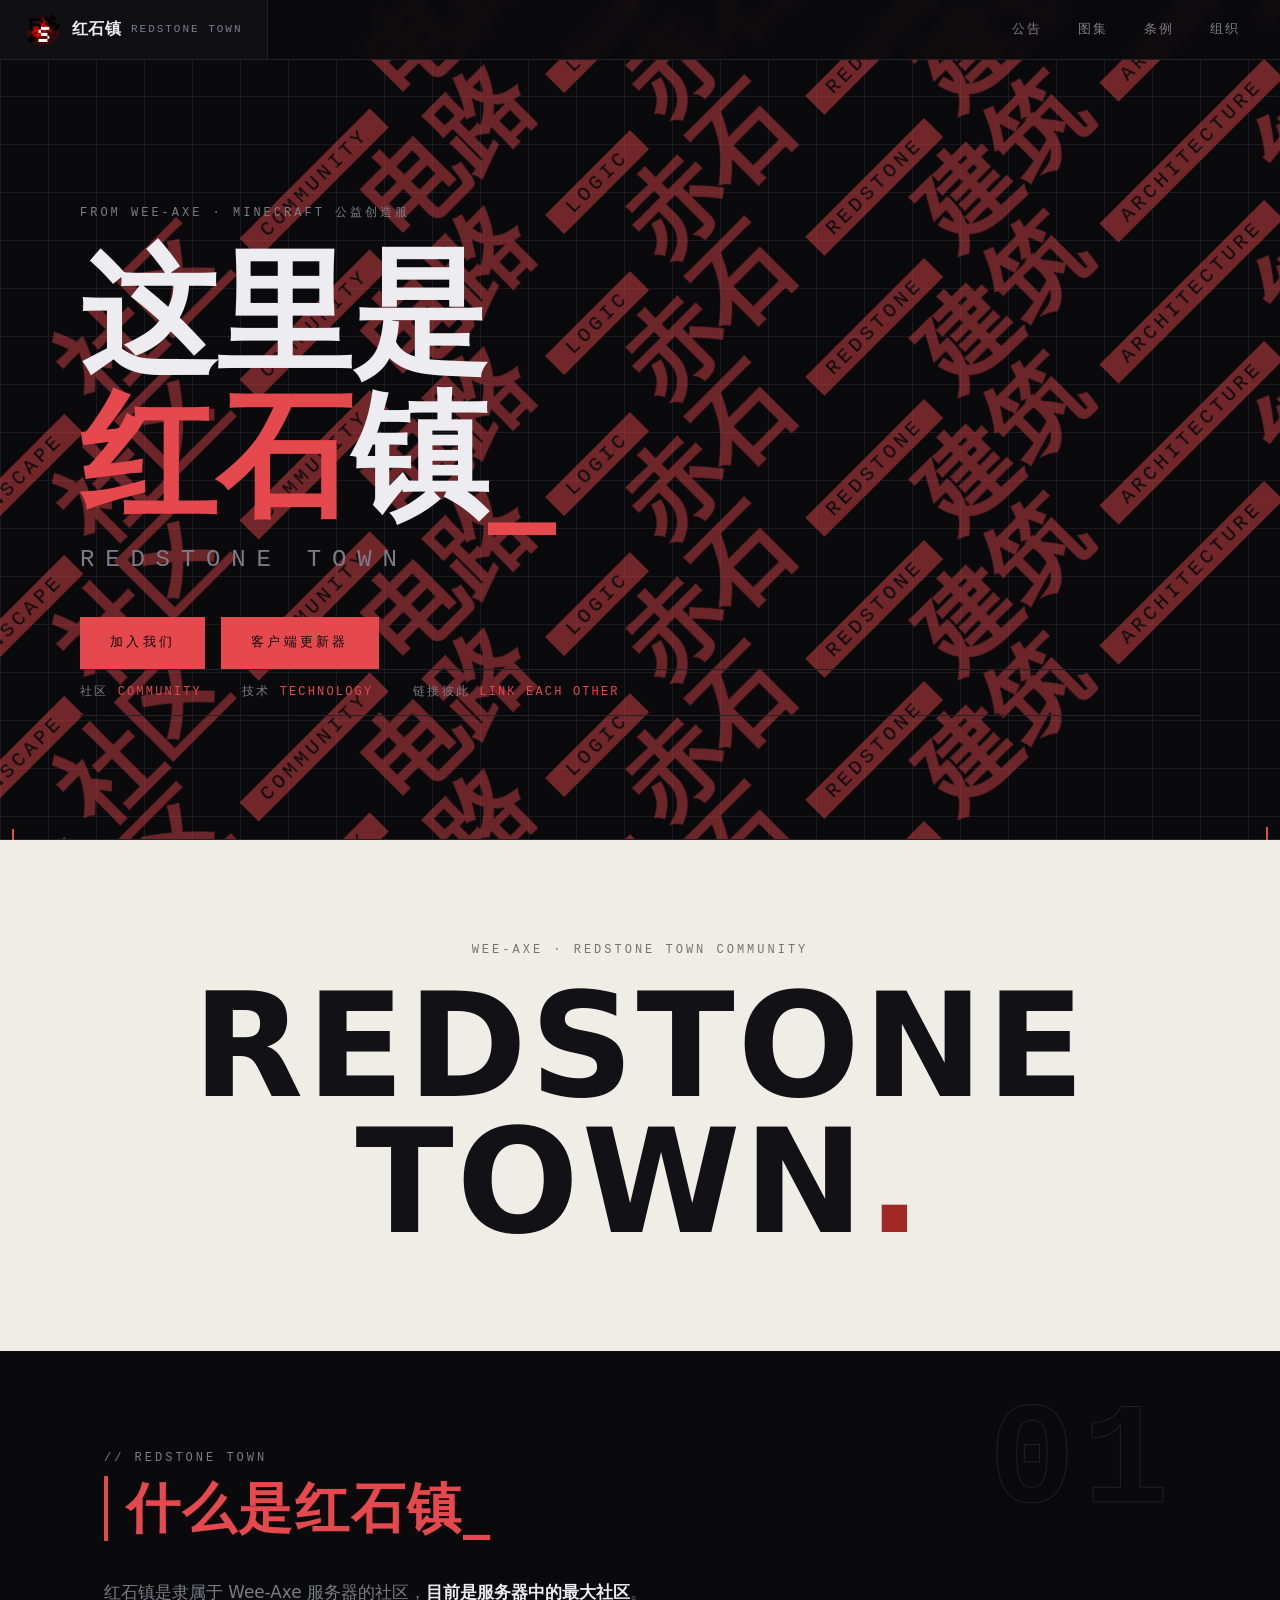
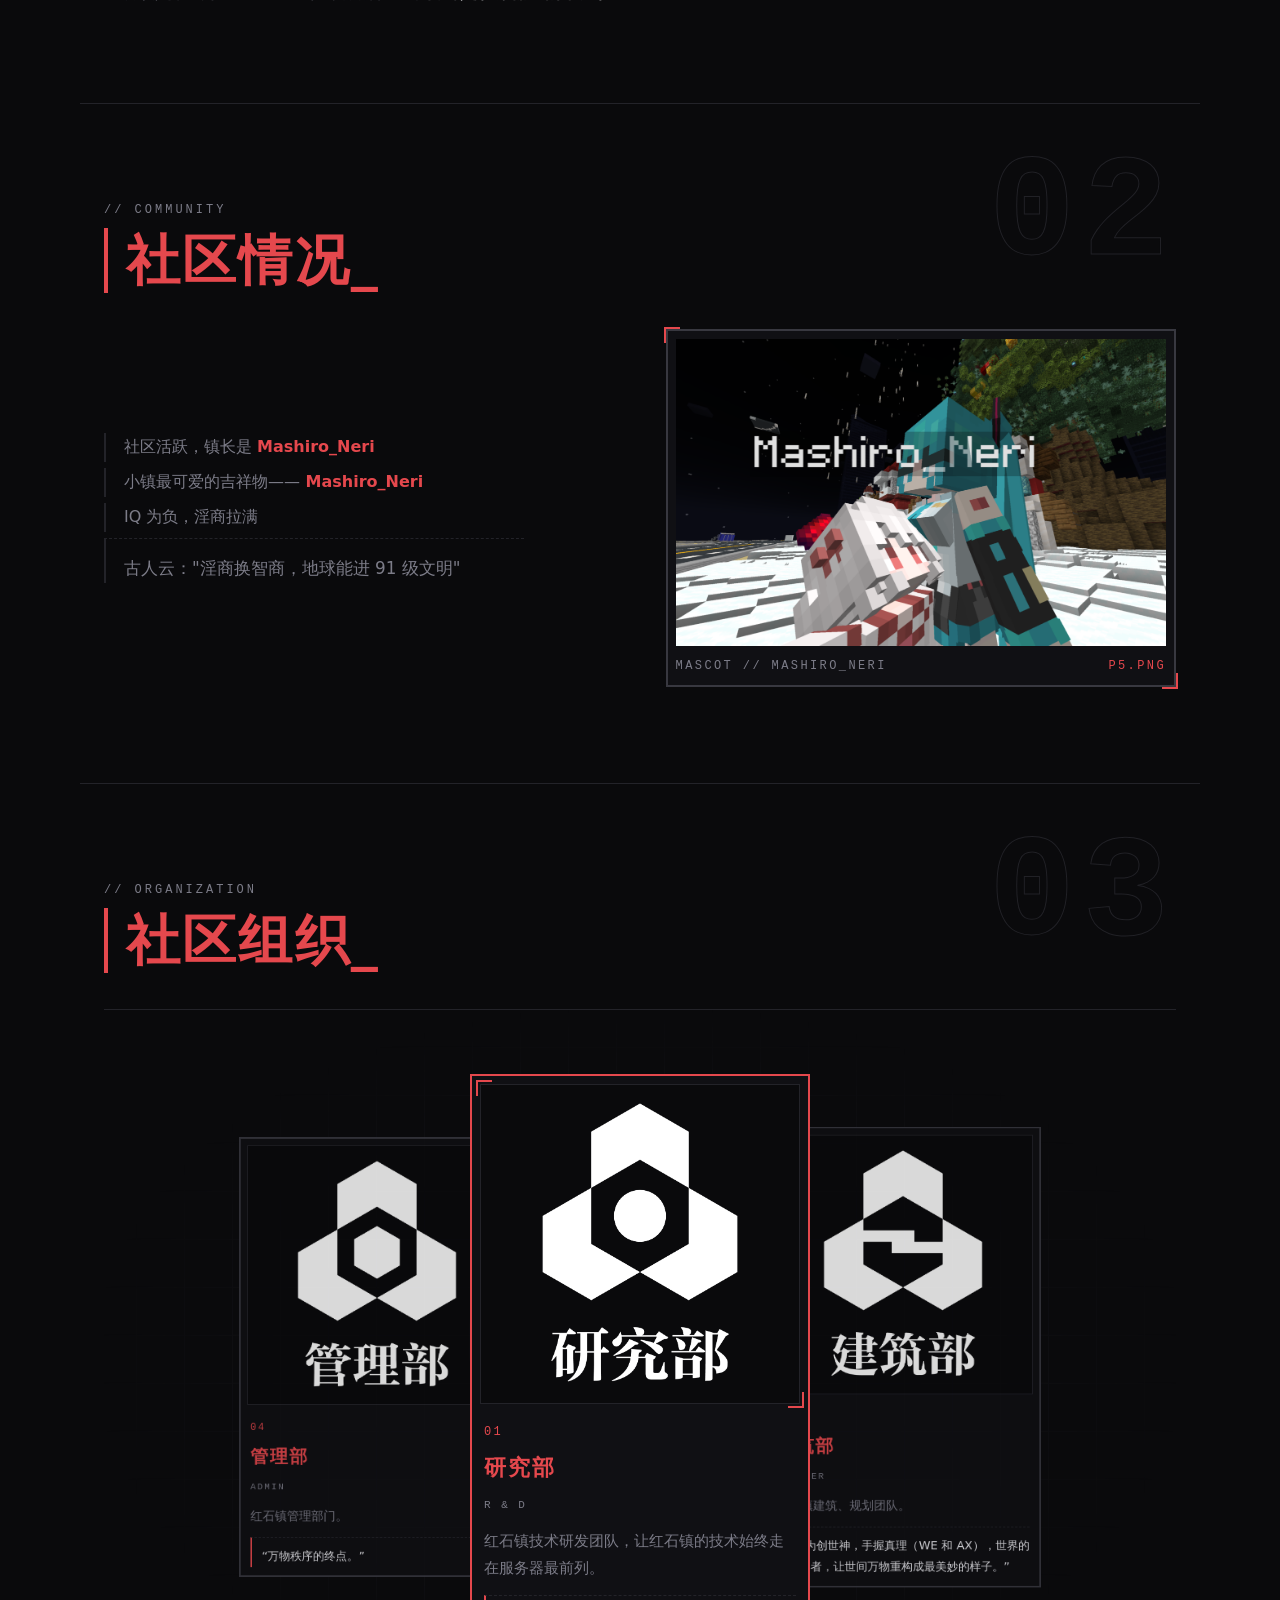
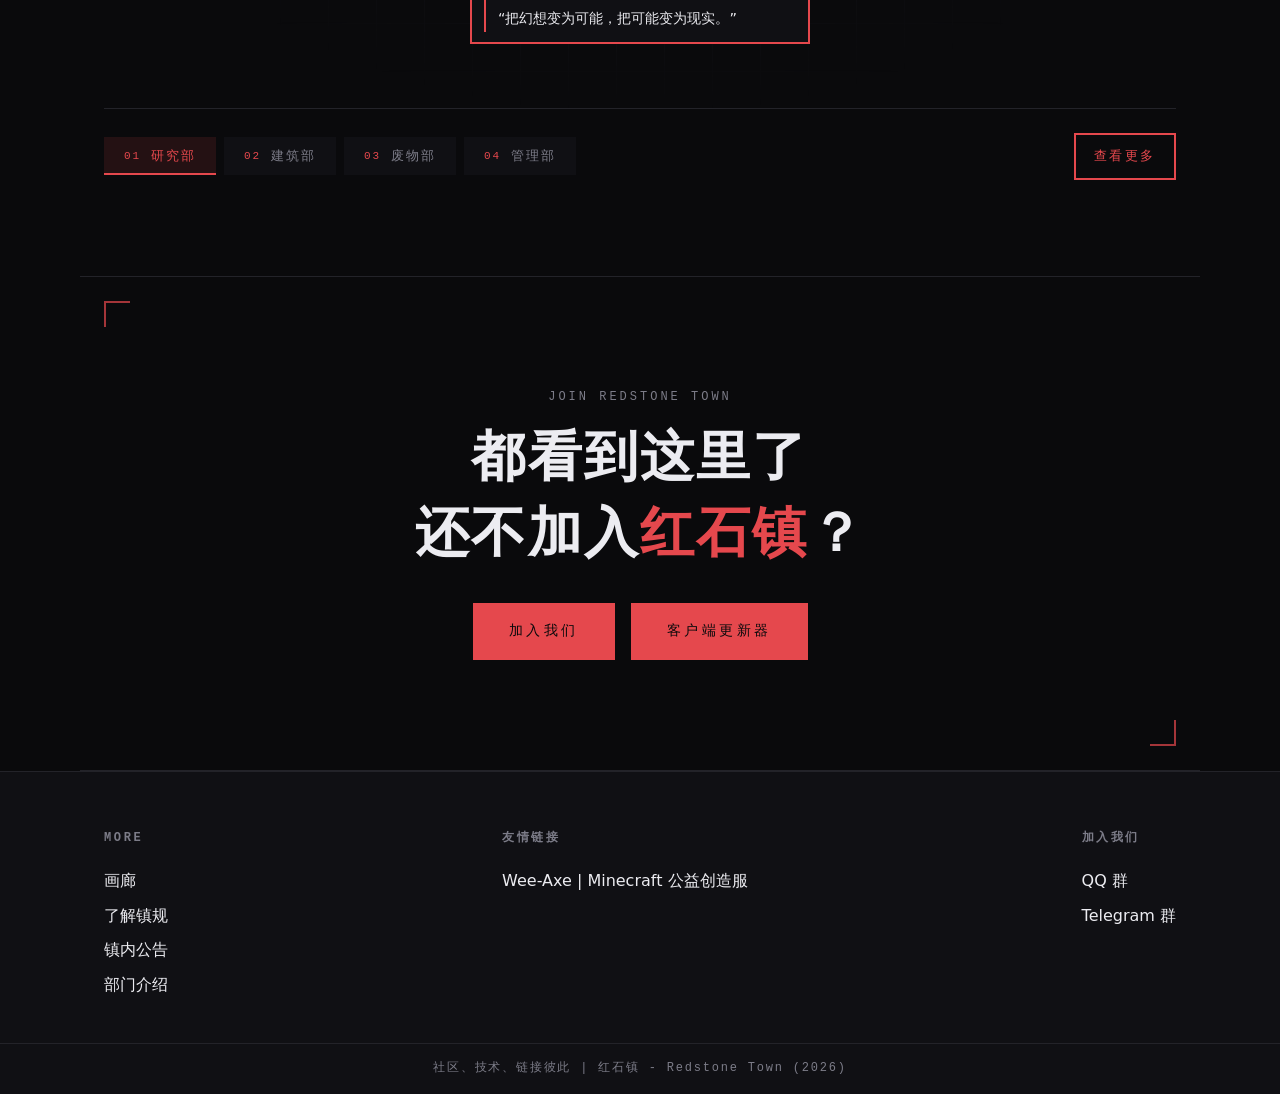
<file: index.html>
<!DOCTYPE html>
<html lang="zh-CN">

<head>
    <meta charset="utf-8">
    <meta name="viewport" content="width=device-width, initial-scale=1">
    <meta name="description" content="红石镇是 Wee-Axe 我的世界创造服（Minecraft 公益创造服）的最大社区，集建筑、研究、管理等多部门于一体，追求技术、建筑与社区的链接。加入我们，共建红石镇。">
    <meta name="keywords" content="红石镇, Redstone Town, Wee-Axe, 我的世界, Minecraft, 创造服, 公益创造服, 红石社区, 红石镇社区, 红石技术">
    <meta name="author" content="红石镇 Redstone Town">
    <meta name="robots" content="index, follow">
    <meta name="theme-color" content="#0a0a0c">
    <link rel="icon" href="img/favicon.png">
    <link rel="canonical" href="__SITE_URL__/">
    <title>红石镇 | Redstone Town - Wee-Axe 创造服社区</title>
    <link rel="stylesheet" href="css/style.css">
    <link rel="stylesheet" href="css/index.css">

    <!-- Open Graph -->
    <meta property="og:type" content="website">
    <meta property="og:site_name" content="红石镇 Redstone Town">
    <meta property="og:title" content="红石镇 | Redstone Town">
    <meta property="og:description" content="Wee-Axe 我的世界创造服的最大社区，技术、建筑与社区彼此链接。">
    <meta property="og:image" content="__SITE_URL__/img/gallery/p2.png">
    <meta property="og:url" content="__SITE_URL__/">
    <meta property="og:locale" content="zh_CN">

    <!-- Twitter Card -->
    <meta name="twitter:card" content="summary_large_image">
    <meta name="twitter:title" content="红石镇 | Redstone Town">
    <meta name="twitter:description" content="Wee-Axe 我的世界创造服的最大社区，技术、建筑与社区彼此链接。">
    <meta name="twitter:image" content="__SITE_URL__/img/gallery/p2.png">

    <!-- 结构化数据 -->
    <script type="application/ld+json">
    {
        "@context": "https://schema.org",
        "@graph": [
            {
                "@type": "WebSite",
                "@id": "__SITE_URL__/#website",
                "url": "__SITE_URL__/",
                "name": "红石镇 Redstone Town",
                "inLanguage": "zh-CN"
            },
            {
                "@type": "Organization",
                "@id": "__SITE_URL__/#organization",
                "name": "红石镇 Redstone Town",
                "url": "__SITE_URL__/",
                "logo": "__SITE_URL__/img/favicon.png",
                "parentOrganization": {
                    "@type": "Organization",
                    "name": "Wee-Axe 创造服",
                    "url": "https://www.weeaxe.cn/"
                }
            }
        ]
    }
    </script>
</head>

<body>

    <!-- ========== 加载幕布与进度条（首屏防闪现） ========== -->
    <div id="transbar" class="cover"></div>
    <div id="loader">
        <div class="loader-box">
            <div class="loader-corner corner-tl"></div>
            <div class="loader-corner corner-tr"></div>
            <div class="loader-corner corner-bl"></div>
            <div class="loader-corner corner-br"></div>
            <div class="loader-progress"><span></span></div>
            <div class="loader-text"><span>LOADING<span class="loader-cursor">_</span></span><span class="loader-state"></span><b>0%</b></div>
        </div>
    </div>

    <script>
        (function () {
            try {
                if (sessionStorage.getItem('rst_first_load')) {
                    document.getElementById('loader').classList.add('idle');
                }
            } catch (e) { }
        })();
    </script>

    <!-- ========== 顶部导航 ========== -->
    <header class="nav">
        <a class="nav-brand" href="index.html">
            <img src="img/favicon.png" alt="红石镇图标">
            <span>红石镇</span>
            <em>Redstone Town</em>
        </a>
        <nav class="nav-links">
            <a class="nav-link" href="about.html">公告</a>
            <a class="nav-link" href="gallery.html">图集</a>
            <a class="nav-link" href="regulations.html">条例</a>
            <a class="nav-link" href="department.html">组织</a>
        </nav>
        <button class="nav-burger" type="button" aria-label="打开菜单" aria-expanded="false">
            <span></span><span></span><span></span>
        </button>
    </header>

    <!-- ========== 页首海报区 ========== -->
    <section class="hero grid-bg corners">
        <i></i><i></i>
        <div class="hero-flow">
            <section class="flowing-section" id="hero-flow" aria-hidden="true"></section>
        </div>
        <div class="hero-inner">
            <p class="eyebrow">From Wee-Axe &middot; Minecraft 公益创造服</p>
            <h1>这里是<br><span class="hl">红石</span>镇<span class="cursor"></span></h1>
            <p class="hero-sub">Redstone Town</p>
            <div class="hero-actions">
                <a class="cta-btn" href="https://qm.qq.com/q/m9zEOENkUE">加入我们</a>
                <a class="cta-btn" href="https://github.com/Mashiro-Neri/RSTC-Updater/releases">客户端更新器</a>
            </div>
            <div class="meta">
                <span>社区 <b>Community</b></span>
                <span>技术 <b>Technology</b></span>
                <span>链接彼此 <b>Link each other</b></span>
            </div>
        </div>
    </section>

    <!-- ========== 海报横条 ========== -->
    <section class="poster-band">
        <p class="eyebrow">Wee-Axe &middot; Redstone Town Community</p>
        <h2>REDSTONE<br>TOWN<span>.</span></h2>
    </section>

    <main>

        <!-- ========== 01 · 什么是红石镇 ========== -->
        <section class="intro">
            <span class="intro-no">01</span>
            <p class="eyebrow">// Redstone Town</p>
            <h2 class="intro-title">什么是<span class="hl">红石镇</span><span class="cursor"></span></h2>

            <p class="about-lead">红石镇是隶属于 Wee-Axe 服务器的社区，<b>目前是服务器中的最大社区</b>。</p>
        </section>

        <!-- ========== 02 · 社区情况 ========== -->
        <section class="intro">
            <span class="intro-no">02</span>
            <p class="eyebrow">// Community</p>
            <h2 class="intro-title">社区情况<span class="cursor"></span></h2>
            <div class="comm-grid">
                <div class="comm-text">
                    <p>社区活跃，镇长是 <b>Mashiro_Neri</b></p>
                    <p>小镇最可爱的吉祥物——<b> Mashiro_Neri</b></p>
                    <p>IQ 为负，淫商拉满</p>
                    <p class="comm-quote">古人云："淫商换智商，地球能进 91 级文明"</p>
                </div>
                <figure class="comm-img">
                    <img src="img/gallery/p5.png" alt="镇长 Mashiro_Neri" loading="lazy" decoding="async">
                    <figcaption>
                        <span>mascot // mashiro_neri</span>
                        <i>p5.png</i>
                    </figcaption>
                </figure>
            </div>
        </section>

        <!-- ========== 03 · 社区组织（卡片轮换） ========== -->
        <section class="intro">
            <span class="intro-no">03</span>
            <p class="eyebrow">// Organization</p>
            <h2 class="intro-title">社区组织<span class="cursor"></span></h2>

            <div class="dept-carousel">
                <div class="dept-stage">
                    <!-- 封面流动卡片：部门卡片由 js/main.js 生成，
                         左右两侧卡片可点击切换到对应部门 -->
                </div>

                <!-- 快速切换标签（同时标出当前部门） -->
                <ol class="dept-tabs">
                    <li><button class="dept-tab" type="button"><b>01</b>研究部</button></li>
                    <li><button class="dept-tab" type="button"><b>02</b>建筑部</button></li>
                    <li><button class="dept-tab" type="button"><b>03</b>废物部</button></li>
                    <li><button class="dept-tab" type="button"><b>04</b>管理部</button></li>
                </ol>

                <a class="dept-more" href="department.html">查看更多</a>
            </div>
        </section>

        <!-- ========== 加入红石镇 ========== -->
        <section class="cta">
            <p class="eyebrow">Join Redstone Town</p>
            <h2 class="cta-title">都看到这里了<br>还不加入<span class="hl">红石镇</span>？</h2>
            <div class="cta-buttons">
                <a class="cta-btn" href="https://qm.qq.com/q/m9zEOENkUE">加入我们</a>
                <a class="cta-btn" href="https://github.com/Mashiro-Neri/RSTC-Updater/releases">客户端更新器</a>
            </div>
        </section>

    </main>

    <!-- ========== 底部 ========== -->
    <footer class="footer">
        <div class="footer-top">
            <div class="footer-col">
                <h3>More</h3>
                <a href="gallery.html">画廊</a>
                <a href="regulations.html">了解镇规</a>
                <a href="about.html">镇内公告</a>
                <a href="department.html">部门介绍</a>
            </div>
            <div class="footer-col">
                <h3>友情链接</h3>
                <a href="https://www.weeaxe.cn/">Wee-Axe | Minecraft 公益创造服</a>
            </div>
            <div class="footer-col">
                <h3>加入我们</h3>
                <a href="https://qm.qq.com/q/m9zEOENkUE">QQ 群</a>
                <a href="https://t.me/+dJm8s9_2y_lhOTc1">Telegram 群</a>
            </div>
        </div>
        <p class="footer-bottom">社区、技术、链接彼此 | 红石镇 - Redstone Town (2026)</p>
    </footer>

    <script>
        (function () {
            var words = ['赤石', 'REDSTONE', '建筑', 'ARCHITECTURE', '红石', 'ENGINEERING', '镇落', 'TOWNSCAPE', '社区', 'COMMUNITY', '电路', 'LOGIC'];
            var rows = 10;
            var sec = document.getElementById('hero-flow');
            for (var i = 0; i < rows; i++) {
                var row = document.createElement('div');
                row.className = 'flowing-section-row';
                var track = document.createElement('div');
                track.className = 'flowing-track';
                for (var j = 0; j < 2; j++) {
                    var run = document.createElement('div');
                    var s = '';
                    for (var k = 0; k < words.length * 3; k++) {
                        s += '<i>' + words[k % words.length] + '</i>';
                    }
                    run.innerHTML = s;
                    track.appendChild(run);
                }
                row.appendChild(track);
                sec.appendChild(row);
            }
        })();
    </script>
    <script src="js/main.js"></script>
</body>

</html>
</file>
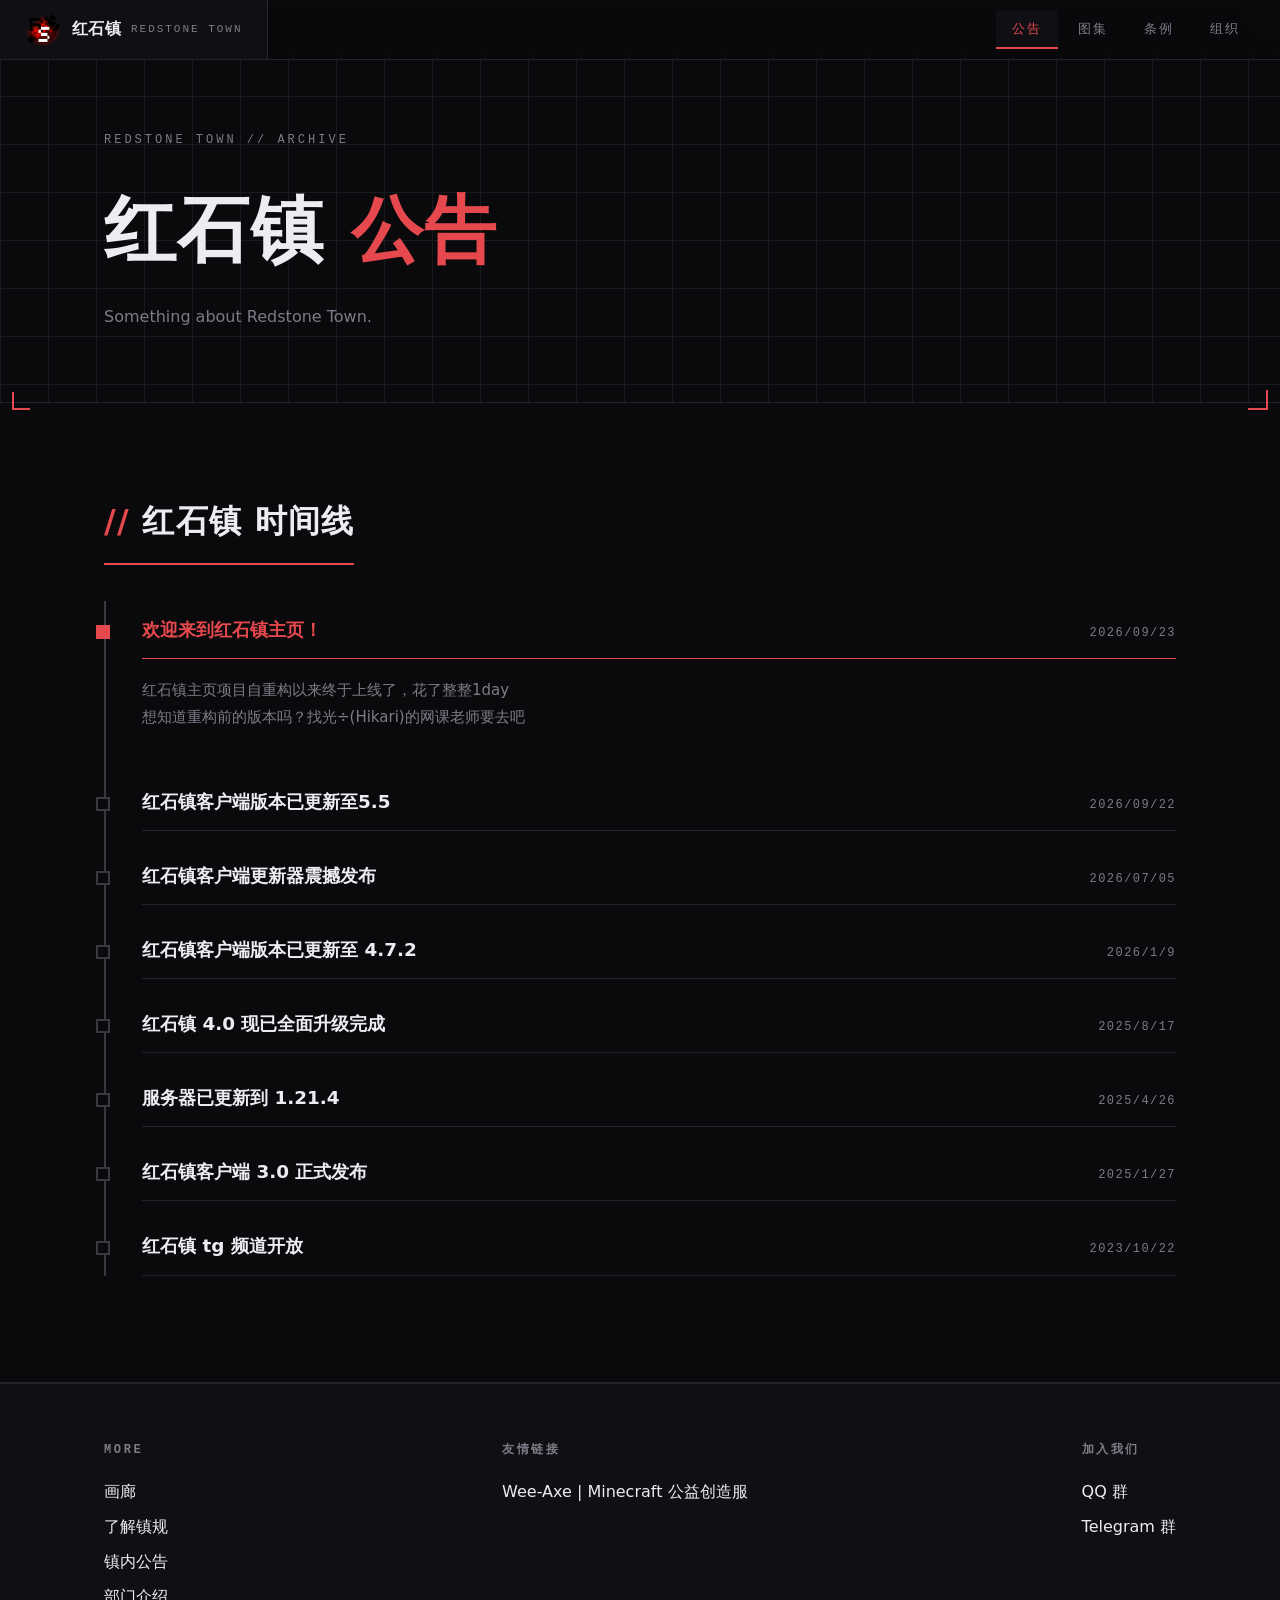
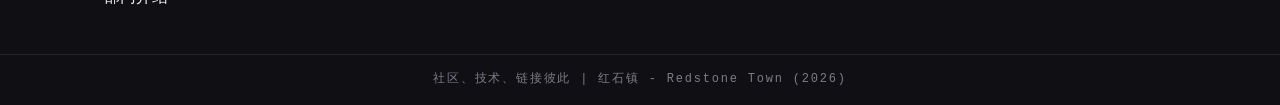
<file: about.html>
<!DOCTYPE html>
<html lang="zh-CN">

<head>
    <meta charset="utf-8">
    <meta name="viewport" content="width=device-width, initial-scale=1">
    <meta name="description" content="红石镇（Wee-Axe 我的世界创造服社区）官方公告与时间线：客户端更新、RNS 网络系统、服务器版本升级等社区动态。">
    <meta name="keywords" content="红石镇, Redstone Town, 红石镇公告, Wee-Axe, 我的世界, Minecraft, 创造服, 客户端更新, 红石镇客户端">
    <meta name="author" content="红石镇 Redstone Town">
    <meta name="robots" content="index, follow">
    <meta name="theme-color" content="#0a0a0c">
    <link rel="icon" href="img/favicon.png">
    <link rel="canonical" href="__SITE_URL__/about.html">
    <title>红石镇 | Redstone Town - 公告</title>
    <link rel="stylesheet" href="css/style.css">
    <link rel="stylesheet" href="css/about.css">

    <!-- Open Graph -->
    <meta property="og:type" content="website">
    <meta property="og:site_name" content="红石镇 Redstone Town">
    <meta property="og:title" content="红石镇 | Redstone Town - 公告">
    <meta property="og:description" content="红石镇官方公告与时间线：客户端更新、RNS 网络系统、服务器版本升级等社区动态。">
    <meta property="og:image" content="__SITE_URL__/img/gallery/p2.png">
    <meta property="og:url" content="__SITE_URL__/about.html">
    <meta property="og:locale" content="zh_CN">

    <!-- Twitter Card -->
    <meta name="twitter:card" content="summary_large_image">
    <meta name="twitter:title" content="红石镇 | Redstone Town - 公告">
    <meta name="twitter:description" content="红石镇官方公告与时间线：客户端更新、RNS 网络系统、服务器版本升级等社区动态。">
    <meta name="twitter:image" content="__SITE_URL__/img/gallery/p2.png">

    <!-- 结构化数据 -->
    <script type="application/ld+json">
    {
        "@context": "https://schema.org",
        "@type": "WebPage",
        "@id": "__SITE_URL__/about.html",
        "url": "__SITE_URL__/about.html",
        "name": "红石镇公告",
        "inLanguage": "zh-CN",
        "isPartOf": { "@id": "__SITE_URL__/#website" },
        "breadcrumb": {
            "@type": "BreadcrumbList",
            "itemListElement": [
                { "@type": "ListItem", "position": 1, "name": "首页", "item": "__SITE_URL__/" },
                { "@type": "ListItem", "position": 2, "name": "公告" }
            ]
        }
    }
    </script>
</head>

<body>

    <!-- ========== 加载幕布与进度条（首屏防闪现） ========== -->
    <div id="transbar" class="cover"></div>
    <div id="loader">
        <div class="loader-box">
            <div class="loader-corner corner-tl"></div>
            <div class="loader-corner corner-tr"></div>
            <div class="loader-corner corner-bl"></div>
            <div class="loader-corner corner-br"></div>
            <div class="loader-progress"><span></span></div>
            <div class="loader-text"><span>LOADING<span class="loader-cursor">_</span></span><span class="loader-state"></span><b>0%</b></div>
        </div>
    </div>

    <script>
        (function () {
            try {
                if (sessionStorage.getItem('rst_first_load')) {
                    document.getElementById('loader').classList.add('idle');
                }
            } catch (e) { }
        })();
    </script>

    <!-- ========== 顶部导航 ========== -->
    <header class="nav">
        <a class="nav-brand" href="index.html">
            <img src="img/favicon.png" alt="红石镇图标">
            <span>红石镇</span>
            <em>Redstone Town</em>
        </a>
        <nav class="nav-links">
            <a class="nav-link active" href="about.html">公告</a>
            <a class="nav-link" href="gallery.html">图集</a>
            <a class="nav-link" href="regulations.html">条例</a>
            <a class="nav-link" href="department.html">组织</a>
        </nav>
        <button class="nav-burger" type="button" aria-label="打开菜单" aria-expanded="false">
            <span></span><span></span><span></span>
        </button>
    </header>

    <!-- ========== 页首 ========== -->
    <section class="page-head grid-bg corners">
        <i></i><i></i>
        <div class="wrap">
            <p class="eyebrow">Redstone Town // Archive</p>
            <h1>红石镇 <span class="hl">公告</span></h1>
            <p class="page-head-sub">Something about Redstone Town.</p>
        </div>
    </section>

    <!-- ========== 时间线 ========== -->
    <section class="tl-section">
        <div class="wrap">
            <h2 class="section-title"><span class="hl">//</span> 红石镇 时间线</h2>

            <ol class="timeline">
                <li>
                    <input class="radio" id="tl8" name="tl" type="radio" checked>
                    <div class="tl-head">
                        <label class="tl-label" for="tl8">欢迎来到红石镇主页！</label>
                        <span class="tl-date">2026/09/23</span>
                    </div>
                    <div class="tl-body">
                        <p>红石镇主页项目自重构以来终于上线了，花了整整1day
想知道重构前的版本吗？找光÷(Hikari)的网课老师要去吧</p>
                    </div>
                </li>

                <li>
                    <input class="radio" id="tl7" name="tl" type="radio">
                    <div class="tl-head">
                        <label class="tl-label" for="tl7">红石镇客户端版本已更新至5.5</label>
                        <span class="tl-date">2026/09/22</span>
                    </div>
                    <div class="tl-body">
                        <p>本次更新主要包括:
-新增游戏内待办事项功能
-优化DH硬盘使用率
-常规模组更新
-优化特定条件下的帧率和稳定性
——————————
使用红石镇客户端更新器直接更新
or
手动下载链接:
https://github.com/Mashiro-Neri/Redstone-Town-Client_update_modpack/releases#release-v20260705-024113</p>
                    </div>
                </li>

                <li>
                    <input class="radio" id="tl6" name="tl" type="radio">
                    <div class="tl-head">
                        <label class="tl-label" for="tl6">红石镇客户端更新器震撼发布</label>
                        <span class="tl-date">2026/07/05</span>
                    </div>
                    <div class="tl-body">
                        <p>您是否还在为红石镇客户端下载麻烦更新麻烦而厌烦
您是否还在为自己组的客户端性能不够好而烦
您是否还在为自己组的客户端老是过时而失望

那么请不要犹豫立刻访问
https://github.com/Mashiro-Neri/RSTC-Updater
获取最新的红石镇客户端更新器!
（或者群文件的红石镇客户端更新器文件夹里）

用法:
1.如果没有安装过红石镇客户端可以在里面下载安装包然后拖到启动器安装
2.如果已有客户端或者安装好后将两个文件直接丢到红石镇的版本目录里（虽然不丢也行）
3.根据提示下载更新即可
我向你们保证100%纯AI没有一点人工</p>
                    </div>
                </li>

                <li>
                    <input class="radio" id="tl5" name="tl" type="radio">
                    <div class="tl-head">
                        <label class="tl-label" for="tl5">红石镇客户端版本已更新至 4.7.2</label>
                        <span class="tl-date">2026/1/9</span>
                    </div>
                    <div class="tl-body">
                        <p>本次更新主要包括：
- 更新 MOD
- 优化性能
- 在聊天栏添加表情符号面板
- 移除烦人的雨雾和沙尘暴效果

1.7.2 修复内容：
- 枪械材质包回归
- 清除无用模组
- 默认不启用 DH 和 AX</p>
                    </div>
                </li>

                <li>
                    <input class="radio" id="tl4" name="tl" type="radio">
                    <div class="tl-head">
                        <label class="tl-label" for="tl4">红石镇 4.0 现已全面升级完成</label>
                        <span class="tl-date">2025/8/17</span>
                    </div>
                    <div class="tl-body">
                        <p>重磅更新内容：

RNS（红石镇网络系统）
- 在几个月漫长的等待下 RNS 终于结束了内测
- 足不出户在家收发信息，并且使用强大的线上功能

RNS 终端
- 使用终端访问 RNS 线上服务
- 可上门预约安装，也可使用公共终端

RNS 网银系统
- 使用终端访问线上网银，管理您的私人物品

RGS（红石镇电网系统）
- 电网主网全面进入无线时代，状态及时更新，还能使用基站定位功能

城区重新规划
- 大幅重排城区内容，小镇焕然一新

电话亭（即将推出……）
- 方便快捷的传送电话亭，让您在热门景点中随意穿梭</p>
                    </div>
                </li>

                <li>
                    <input class="radio" id="tl3" name="tl" type="radio">
                    <div class="tl-head">
                        <label class="tl-label" for="tl3">服务器已更新到 1.21.4</label>
                        <span class="tl-date">2025/4/26</span>
                    </div>
                    <div class="tl-body">
                        <p>可在群文件里下载红石镇客户端安装包
（拖动到启动器里即可下载）

在使用之前请仔细查看说明书</p>
                    </div>
                </li>

                <li>
                    <input class="radio" id="tl2" name="tl" type="radio">
                    <div class="tl-head">
                        <label class="tl-label" for="tl2">红石镇客户端 3.0 正式发布</label>
                        <span class="tl-date">2025/1/27</span>
                    </div>
                    <div class="tl-body">
                        <p>1. 本次更新主打优化，相较于 2.0 拥有超级大的提升
2. 添加了方便玩家的功能模组：
- 后台相关消息提醒
- 聊天补丁（超长聊天记录、消息时间、消息复制）
- Tweakeroo（灵魂出窍、一键伽马值、渲染不可见实体等）
- 回放模组
- NBT 编辑器
- 遥远的地平线
- 截图管理器
- ……
3. 添加了少量界面美化模组，例如按键显示、弹性沙子动画、左上角玩家模型等
4. 添加了方便红石玩家的材质包，相比 2.0 更加全面
5. 完全抛弃高清修复！不用再为各种兼容性问题而苦恼了
6. 没有万用皮肤补丁！不会遇到串皮肤、串披风等皮肤问题</p>
                    </div>
                </li>

                <li>
                    <input class="radio" id="tl1" name="tl" type="radio">
                    <div class="tl-head">
                        <label class="tl-label" for="tl1">红石镇 tg 频道开放</label>
                        <span class="tl-date">2023/10/22</span>
                    </div>
                    <div class="tl-body">
                        <p>感兴趣的可以加进来聊聊天

跳转链接（复制到浏览器）：t.me/WeeAxe_Rs</p>
                    </div>
                </li>
                </ol>
        </div>
    </section>

    <!-- ========== 底部 ========== -->
    <footer class="footer">
        <div class="footer-top">
            <div class="footer-col">
                <h3>More</h3>
                <a href="gallery.html">画廊</a>
                <a href="regulations.html">了解镇规</a>
                <a href="about.html">镇内公告</a>
                <a href="department.html">部门介绍</a>
            </div>
            <div class="footer-col">
                <h3>友情链接</h3>
                <a href="https://www.weeaxe.cn/">Wee-Axe | Minecraft 公益创造服</a>
            </div>
            <div class="footer-col">
                <h3>加入我们</h3>
                <a href="https://qm.qq.com/q/m9zEOENkUE">QQ 群</a>
                <a href="https://t.me/+dJm8s9_2y_lhOTc1">Telegram 群</a>
            </div>
        </div>
        <p class="footer-bottom">社区、技术、链接彼此 | 红石镇 - Redstone Town (2026)</p>
    </footer>

    <script src="js/main.js"></script>
</body>

</html>
</file>
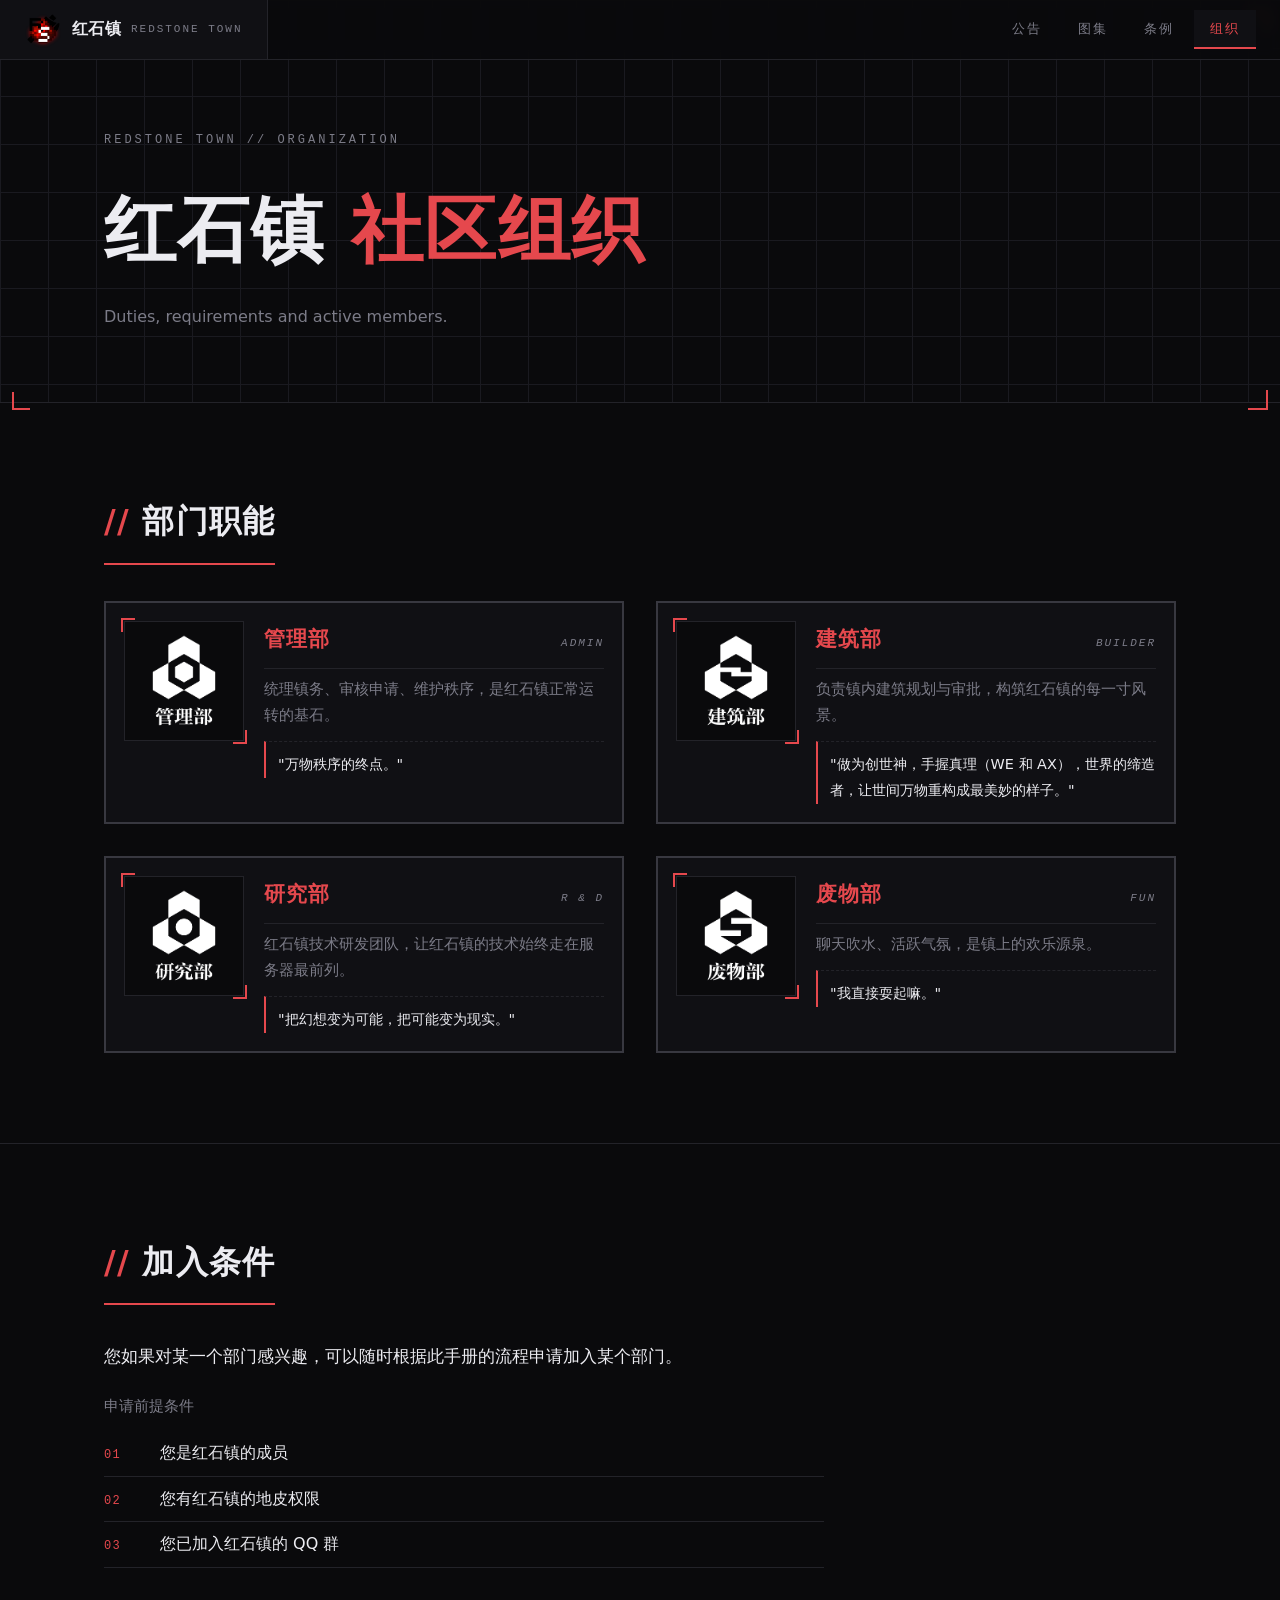
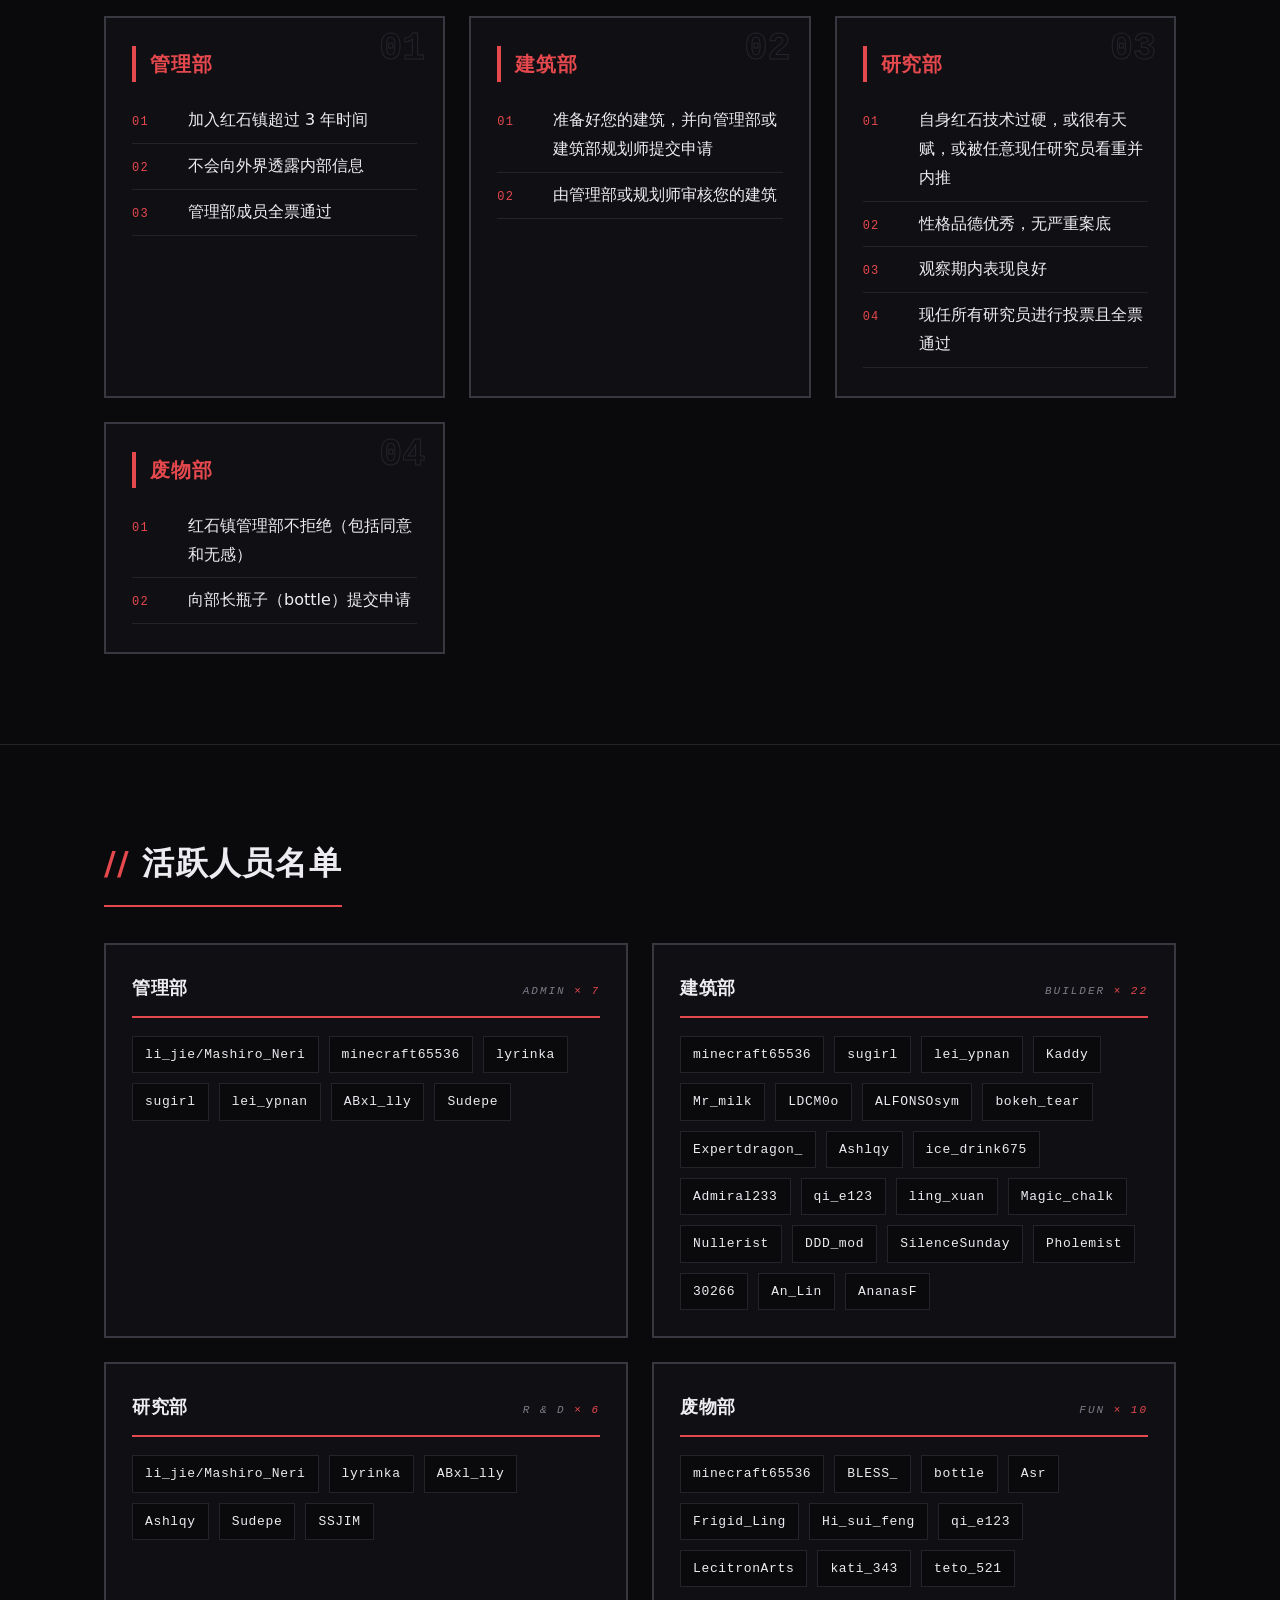
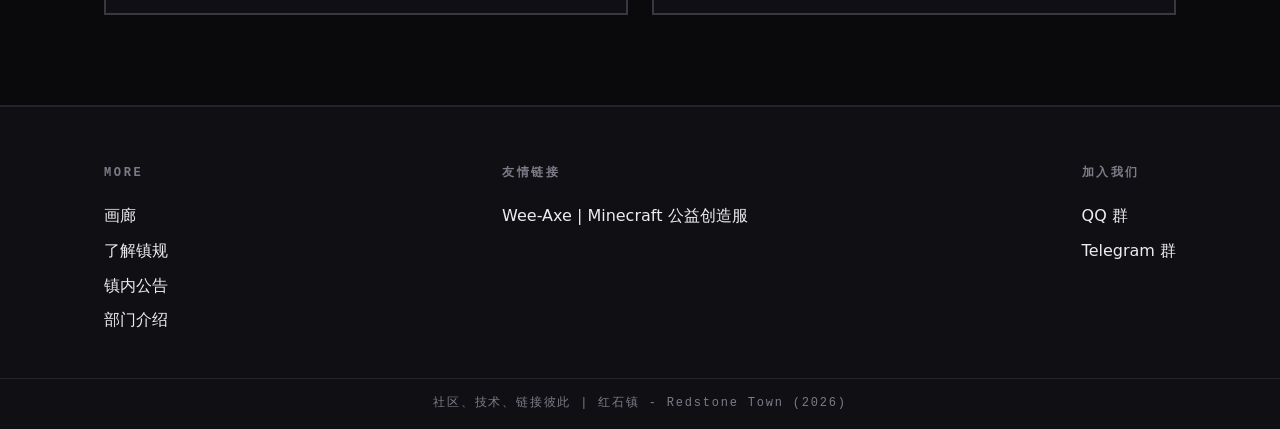
<file: department.html>
<!DOCTYPE html>
<html lang="zh-CN">

<head>
    <meta charset="utf-8">
    <meta name="viewport" content="width=device-width, initial-scale=1">
    <meta name="description" content="红石镇（Wee-Axe 我的世界创造服社区）社区组织，介绍管理部、建筑部、研究部、废物部的职能、加入条件与活跃成员。">
    <meta name="keywords" content="红石镇, Redstone Town, 红石镇组织, 红石镇部门, 管理部, 建筑部, 研究部, 废物部, Wee-Axe, 我的世界, Minecraft, 创造服">
    <meta name="author" content="红石镇 Redstone Town">
    <meta name="robots" content="index, follow">
    <meta name="theme-color" content="#0a0a0c">
    <link rel="icon" href="img/favicon.png">
    <link rel="canonical" href="__SITE_URL__/department.html">
    <title>红石镇 | Redstone Town - 社区组织</title>
    <link rel="stylesheet" href="css/style.css">
    <link rel="stylesheet" href="css/department.css">

    <!-- Open Graph -->
    <meta property="og:type" content="website">
    <meta property="og:site_name" content="红石镇 Redstone Town">
    <meta property="og:title" content="红石镇 | Redstone Town - 社区组织">
    <meta property="og:description" content="红石镇社区组织：管理部、建筑部、研究部、废物部的职能、加入条件与活跃成员。">
    <meta property="og:image" content="__SITE_URL__/img/gallery/p2.png">
    <meta property="og:url" content="__SITE_URL__/department.html">
    <meta property="og:locale" content="zh_CN">

    <!-- Twitter Card -->
    <meta name="twitter:card" content="summary_large_image">
    <meta name="twitter:title" content="红石镇 | Redstone Town - 社区组织">
    <meta name="twitter:description" content="红石镇社区组织：管理部、建筑部、研究部、废物部的职能、加入条件与活跃成员。">
    <meta name="twitter:image" content="__SITE_URL__/img/gallery/p2.png">

    <!-- 结构化数据 -->
    <script type="application/ld+json">
    {
        "@context": "https://schema.org",
        "@type": "WebPage",
        "@id": "__SITE_URL__/department.html",
        "url": "__SITE_URL__/department.html",
        "name": "红石镇社区组织",
        "inLanguage": "zh-CN",
        "isPartOf": { "@id": "__SITE_URL__/#website" },
        "breadcrumb": {
            "@type": "BreadcrumbList",
            "itemListElement": [
                { "@type": "ListItem", "position": 1, "name": "首页", "item": "__SITE_URL__/" },
                { "@type": "ListItem", "position": 2, "name": "组织" }
            ]
        }
    }
    </script>
</head>

<body>

    <!-- ========== 加载幕布与进度条（首屏防闪现） ========== -->
    <div id="transbar" class="cover"></div>
    <div id="loader">
        <div class="loader-box">
            <div class="loader-corner corner-tl"></div>
            <div class="loader-corner corner-tr"></div>
            <div class="loader-corner corner-bl"></div>
            <div class="loader-corner corner-br"></div>
            <div class="loader-progress"><span></span></div>
            <div class="loader-text"><span>LOADING<span class="loader-cursor">_</span></span><span class="loader-state"></span><b>0%</b></div>
        </div>
    </div>

    <script>
        (function () {
            try {
                if (sessionStorage.getItem('rst_first_load')) {
                    document.getElementById('loader').classList.add('idle');
                }
            } catch (e) { }
        })();
    </script>

    <!-- ========== 顶部导航 ========== -->
    <header class="nav">
        <a class="nav-brand" href="index.html">
            <img src="img/favicon.png" alt="红石镇图标">
            <span>红石镇</span>
            <em>Redstone Town</em>
        </a>
        <nav class="nav-links">
            <a class="nav-link" href="about.html">公告</a>
            <a class="nav-link" href="gallery.html">图集</a>
            <a class="nav-link" href="regulations.html">条例</a>
            <a class="nav-link active" href="department.html">组织</a>
        </nav>
        <button class="nav-burger" type="button" aria-label="打开菜单" aria-expanded="false">
            <span></span><span></span><span></span>
        </button>
    </header>

    <!-- ========== 页首 ========== -->
    <section class="page-head grid-bg corners">
        <i></i><i></i>
        <div class="wrap">
            <p class="eyebrow">Redstone Town // Organization</p>
            <h1>红石镇 <span class="hl">社区组织</span></h1>
            <p class="page-head-sub">Duties, requirements and active members.</p>
        </div>
    </section>

    <!-- ========== 01 部门职能 ========== -->
    <section class="rule-section">
        <div class="wrap">
            <h2 class="section-title"><span class="hl">//</span> 部门职能</h2>

            <div class="duty-grid">

                <article class="duty-card">
                    <figure class="duty-img">
                        <img src="img/department/管理部-白.png" alt="管理部">
                    </figure>
                    <div class="duty-body">
                        <div class="duty-head">
                            <h3>管理部</h3>
                            <em class="duty-en">Admin</em>
                        </div>
                        <p class="duty-desc">统理镇务、审核申请、维护秩序，是红石镇正常运转的基石。</p>
                        <p class="duty-quote">"万物秩序的终点。"</p>
                    </div>
                </article>

                <article class="duty-card">
                    <figure class="duty-img">
                        <img src="img/department/建筑部-白.png" alt="建筑部">
                    </figure>
                    <div class="duty-body">
                        <div class="duty-head">
                            <h3>建筑部</h3>
                            <em class="duty-en">Builder</em>
                        </div>
                        <p class="duty-desc">负责镇内建筑规划与审批，构筑红石镇的每一寸风景。</p>
                        <p class="duty-quote">"做为创世神，手握真理（WE 和 AX），世界的缔造者，让世间万物重构成最美妙的样子。"</p>
                    </div>
                </article>

                <article class="duty-card">
                    <figure class="duty-img">
                        <img src="img/department/研究部-白.png" alt="研究部">
                    </figure>
                    <div class="duty-body">
                        <div class="duty-head">
                            <h3>研究部</h3>
                            <em class="duty-en">R &amp; D</em>
                        </div>
                        <p class="duty-desc">红石镇技术研发团队，让红石镇的技术始终走在服务器最前列。</p>
                        <p class="duty-quote">"把幻想变为可能，把可能变为现实。"</p>
                    </div>
                </article>

                <article class="duty-card">
                    <figure class="duty-img">
                        <img src="img/department/废物部-白.png" alt="废物部">
                    </figure>
                    <div class="duty-body">
                        <div class="duty-head">
                            <h3>废物部</h3>
                            <em class="duty-en">Fun</em>
                        </div>
                        <p class="duty-desc">聊天吹水、活跃气氛，是镇上的欢乐源泉。</p>
                        <p class="duty-quote">"我直接耍起嘛。"</p>
                    </div>
                </article>

            </div>
        </div>
    </section>

    <!-- ========== 02 加入条件 ========== -->
    <section class="rule-section">
        <div class="wrap">
            <h2 class="section-title"><span class="hl">//</span> 加入条件</h2>

            <div class="join-general">
                <p class="join-lead">您如果对某一个部门感兴趣，可以随时根据此手册的流程申请加入某个部门。</p>
                <p class="join-sub">申请前提条件</p>
                <ol class="rules rules-sub">
                    <li>您是红石镇的成员</li>
                    <li>您有红石镇的地皮权限</li>
                    <li>您已加入红石镇的 QQ 群</li>
                </ol>
            </div>

            <div class="join-grid">

                <article class="join-card" data-no="01">
                    <h3>管理部</h3>
                    <ol class="rules rules-sub">
                        <li>加入红石镇超过 3 年时间</li>
                        <li>不会向外界透露内部信息</li>
                        <li>管理部成员全票通过</li>
                    </ol>
                </article>

                <article class="join-card" data-no="02">
                    <h3>建筑部</h3>
                    <ol class="rules rules-sub">
                        <li>准备好您的建筑，并向管理部或建筑部规划师提交申请</li>
                        <li>由管理部或规划师审核您的建筑</li>
                    </ol>
                </article>

                <article class="join-card" data-no="03">
                    <h3>研究部</h3>
                    <ol class="rules rules-sub">
                        <li>自身红石技术过硬，或很有天赋，或被任意现任研究员看重并内推</li>
                        <li>性格品德优秀，无严重案底</li>
                        <li>观察期内表现良好</li>
                        <li>现任所有研究员进行投票且全票通过</li>
                    </ol>
                </article>

                <article class="join-card" data-no="04">
                    <h3>废物部</h3>
                    <ol class="rules rules-sub">
                        <li>红石镇管理部不拒绝（包括同意和无感）</li>
                        <li>向部长瓶子（bottle）提交申请</li>
                    </ol>
                </article>

            </div>
        </div>
    </section>

    <!-- ========== 03 活跃人员名单 ========== -->
    <section class="rule-section">
        <div class="wrap">
            <h2 class="section-title"><span class="hl">//</span> 活跃人员名单</h2>

            <div class="member-grid">

                <div class="member-group">
                    <div class="member-head">
                        <h3>管理部</h3>
                        <em class="member-en">Admin <b>× 7</b></em>
                    </div>
                    <ul class="member-list">
                        <li>li_jie/Mashiro_Neri</li>
                        <li>minecraft65536</li>
                        <li>lyrinka</li>
                        <li>sugirl</li>
                        <li>lei_ypnan</li>
                        <li>ABxl_lly</li>
                        <li>Sudepe</li>
                    </ul>
                </div>

                <div class="member-group">
                    <div class="member-head">
                        <h3>建筑部</h3>
                        <em class="member-en">Builder <b>× 22</b></em>
                    </div>
                    <ul class="member-list">
                        <li>minecraft65536</li>
                        <li>sugirl</li>
                        <li>lei_ypnan</li>
                        <li>Kaddy</li>
                        <li>Mr_milk</li>
                        <li>LDCM0o</li>
                        <li>ALFONSOsym</li>
                        <li>bokeh_tear</li>
                        <li>Expertdragon_</li>
                        <li>Ashlqy</li>
                        <li>ice_drink675</li>
                        <li>Admiral233</li>
                        <li>qi_e123</li>
                        <li>ling_xuan</li>
                        <li>Magic_chalk</li>
                        <li>Nullerist</li>
                        <li>DDD_mod</li>
                        <li>SilenceSunday</li>
                        <li>Pholemist</li>
                        <li>30266</li>
                        <li>An_Lin</li>
                        <li>AnanasF</li>
                    </ul>
                </div>

                <div class="member-group">
                    <div class="member-head">
                        <h3>研究部</h3>
                        <em class="member-en">R &amp; D <b>× 6</b></em>
                    </div>
                    <ul class="member-list">
                        <li>li_jie/Mashiro_Neri</li>
                        <li>lyrinka</li>
                        <li>ABxl_lly</li>
                        <li>Ashlqy</li>
                        <li>Sudepe</li>
                        <li>SSJIM</li>
                    </ul>
                </div>

                <div class="member-group">
                    <div class="member-head">
                        <h3>废物部</h3>
                        <em class="member-en">Fun <b>× 10</b></em>
                    </div>
                    <ul class="member-list">
                        <li>minecraft65536</li>
                        <li>BLESS_</li>
                        <li>bottle</li>
                        <li>Asr</li>
                        <li>Frigid_Ling</li>
                        <li>Hi_sui_feng</li>
                        <li>qi_e123</li>
                        <li>LecitronArts</li>
                        <li>kati_343</li>
                        <li>teto_521</li>
                    </ul>
                </div>

            </div>
        </div>
    </section>

    <!-- ========== 底部 ========== -->
    <footer class="footer">
        <div class="footer-top">
            <div class="footer-col">
                <h3>More</h3>
                <a href="gallery.html">画廊</a>
                <a href="regulations.html">了解镇规</a>
                <a href="about.html">镇内公告</a>
                <a href="department.html">部门介绍</a>
            </div>
            <div class="footer-col">
                <h3>友情链接</h3>
                <a href="https://www.weeaxe.cn/">Wee-Axe | Minecraft 公益创造服</a>
            </div>
            <div class="footer-col">
                <h3>加入我们</h3>
                <a href="https://qm.qq.com/q/m9zEOENkUE">QQ 群</a>
                <a href="https://t.me/+dJm8s9_2y_lhOTc1">Telegram 群</a>
            </div>
        </div>
        <p class="footer-bottom">社区、技术、链接彼此 | 红石镇 - Redstone Town (2026)</p>
    </footer>

    <script src="js/main.js"></script>
</body>

</html>
</file>
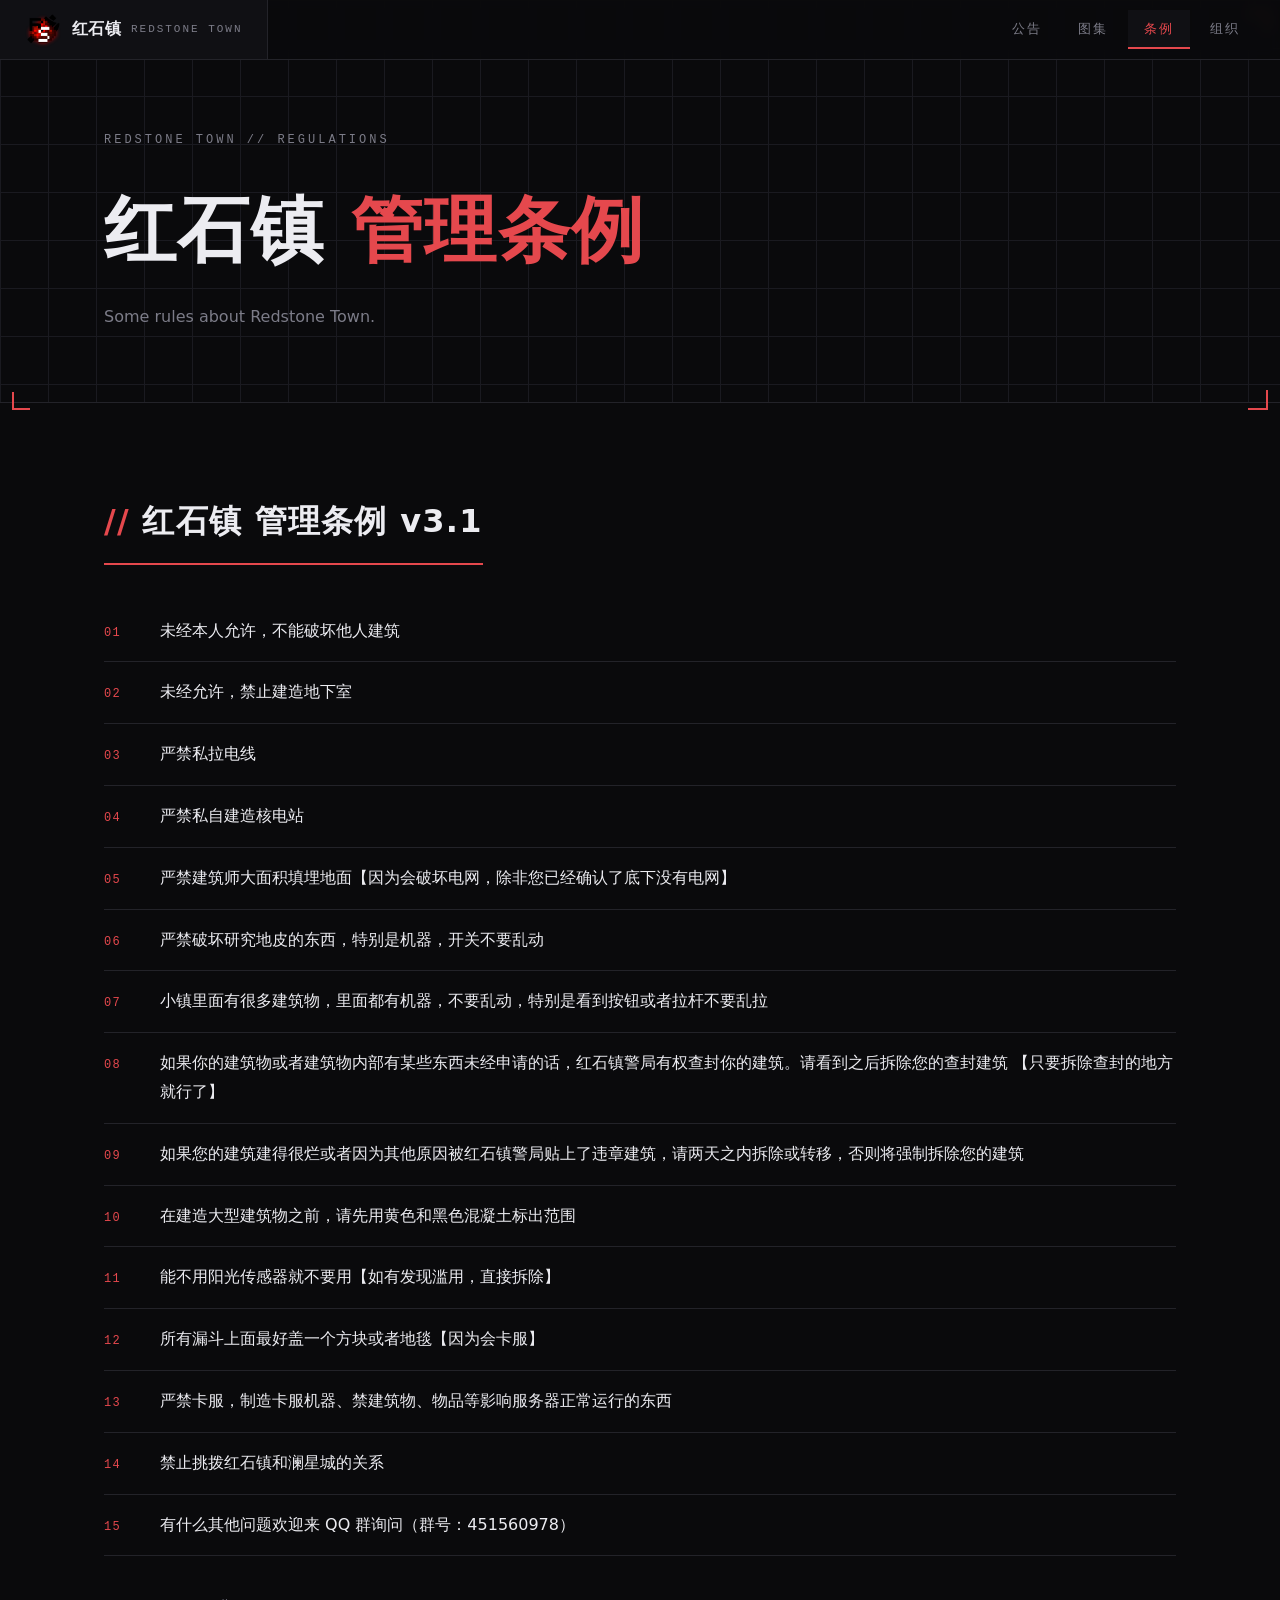
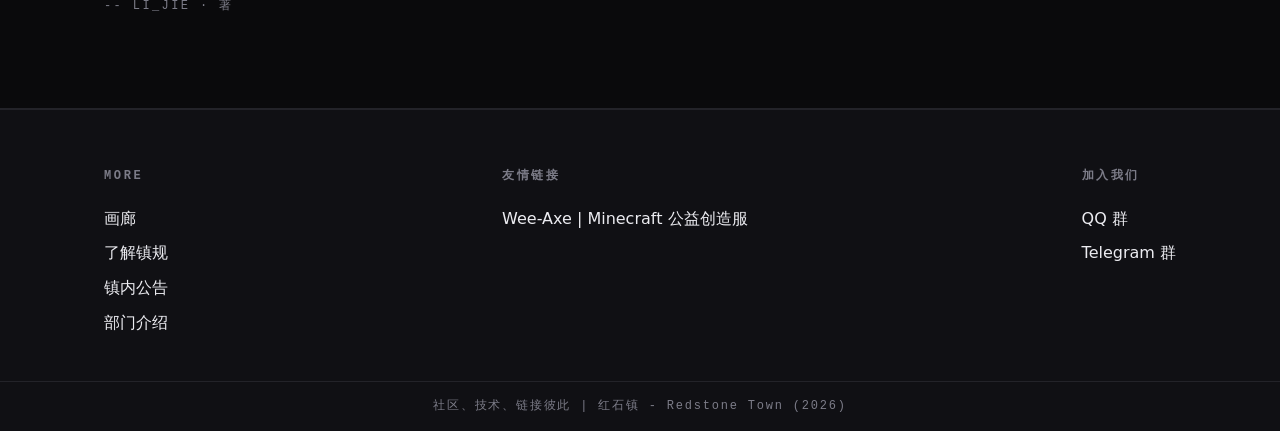
<file: regulations.html>
<!DOCTYPE html>
<html lang="zh-CN">

<head>
    <meta charset="utf-8">
    <meta name="viewport" content="width=device-width, initial-scale=1">
    <meta name="description" content="红石镇（Wee-Axe 我的世界创造服社区）管理条例，规范小镇建筑、设备使用与社区秩序。">
    <meta name="keywords" content="红石镇, Redstone Town, 红石镇条例, 红石镇管理, Wee-Axe, 我的世界, Minecraft, 创造服, 小镇规矩">
    <meta name="author" content="红石镇 Redstone Town">
    <meta name="robots" content="index, follow">
    <meta name="theme-color" content="#0a0a0c">
    <link rel="icon" href="img/favicon.png">
    <link rel="canonical" href="__SITE_URL__/regulations.html">
    <title>红石镇 | Redstone Town - 管理条例</title>
    <link rel="stylesheet" href="css/style.css">
    <link rel="stylesheet" href="css/regulations.css">

    <!-- Open Graph -->
    <meta property="og:type" content="website">
    <meta property="og:site_name" content="红石镇 Redstone Town">
    <meta property="og:title" content="红石镇 | Redstone Town - 管理条例">
    <meta property="og:description" content="红石镇管理条例：规范小镇建筑、设备使用与社区秩序。">
    <meta property="og:image" content="__SITE_URL__/img/gallery/p2.png">
    <meta property="og:url" content="__SITE_URL__/regulations.html">
    <meta property="og:locale" content="zh_CN">

    <!-- Twitter Card -->
    <meta name="twitter:card" content="summary_large_image">
    <meta name="twitter:title" content="红石镇 | Redstone Town - 管理条例">
    <meta name="twitter:description" content="红石镇管理条例：规范小镇建筑、设备使用与社区秩序。">
    <meta name="twitter:image" content="__SITE_URL__/img/gallery/p2.png">

    <!-- 结构化数据 -->
    <script type="application/ld+json">
    {
        "@context": "https://schema.org",
        "@type": "WebPage",
        "@id": "__SITE_URL__/regulations.html",
        "url": "__SITE_URL__/regulations.html",
        "name": "红石镇管理条例",
        "inLanguage": "zh-CN",
        "isPartOf": { "@id": "__SITE_URL__/#website" },
        "breadcrumb": {
            "@type": "BreadcrumbList",
            "itemListElement": [
                { "@type": "ListItem", "position": 1, "name": "首页", "item": "__SITE_URL__/" },
                { "@type": "ListItem", "position": 2, "name": "条例" }
            ]
        }
    }
    </script>
</head>

<body>

    <!-- ========== 加载幕布与进度条（首屏防闪现） ========== -->
    <div id="transbar" class="cover"></div>
    <div id="loader">
        <div class="loader-box">
            <div class="loader-corner corner-tl"></div>
            <div class="loader-corner corner-tr"></div>
            <div class="loader-corner corner-bl"></div>
            <div class="loader-corner corner-br"></div>
            <div class="loader-progress"><span></span></div>
            <div class="loader-text"><span>LOADING<span class="loader-cursor">_</span></span><span class="loader-state"></span><b>0%</b></div>
        </div>
    </div>

    <script>
        (function () {
            try {
                if (sessionStorage.getItem('rst_first_load')) {
                    document.getElementById('loader').classList.add('idle');
                }
            } catch (e) { }
        })();
    </script>

    <!-- ========== 顶部导航 ========== -->
    <header class="nav">
        <a class="nav-brand" href="index.html">
            <img src="img/favicon.png" alt="红石镇图标">
            <span>红石镇</span>
            <em>Redstone Town</em>
        </a>
        <nav class="nav-links">
            <a class="nav-link" href="about.html">公告</a>
            <a class="nav-link" href="gallery.html">图集</a>
            <a class="nav-link active" href="regulations.html">条例</a>
            <a class="nav-link" href="department.html">组织</a>
        </nav>
        <button class="nav-burger" type="button" aria-label="打开菜单" aria-expanded="false">
            <span></span><span></span><span></span>
        </button>
    </header>

    <!-- ========== 页首 ========== -->
    <section class="page-head grid-bg corners">
        <i></i><i></i>
        <div class="wrap">
            <p class="eyebrow">Redstone Town // Regulations</p>
            <h1>红石镇 <span class="hl">管理条例</span></h1>
            <p class="page-head-sub">Some rules about Redstone Town.</p>
        </div>
    </section>

    <!-- ========== 条例正文 ========== -->
    <section class="rule-section">
        <div class="wrap">
            <h2 class="section-title"><span class="hl">//</span> 红石镇 管理条例 v3.1</h2>

            <ol class="rules">
                <li>未经本人允许，不能破坏他人建筑</li>
                <li>未经允许，禁止建造地下室</li>
                <li>严禁私拉电线</li>
                <li>严禁私自建造核电站</li>
                <li>严禁建筑师大面积填埋地面【因为会破坏电网，除非您已经确认了底下没有电网】</li>
                <li>严禁破坏研究地皮的东西，特别是机器，开关不要乱动</li>
                <li>小镇里面有很多建筑物，里面都有机器，不要乱动，特别是看到按钮或者拉杆不要乱拉</li>
                <li>如果你的建筑物或者建筑物内部有某些东西未经申请的话，红石镇警局有权查封你的建筑。请看到之后拆除您的查封建筑
                    【只要拆除查封的地方就行了】</li>
                <li>如果您的建筑建得很烂或者因为其他原因被红石镇警局贴上了违章建筑，请两天之内拆除或转移，否则将强制拆除您的建筑</li>
                <li>在建造大型建筑物之前，请先用黄色和黑色混凝土标出范围</li>
                <li>能不用阳光传感器就不要用【如有发现滥用，直接拆除】</li>
                <li>所有漏斗上面最好盖一个方块或者地毯【因为会卡服】</li>
                <li>严禁卡服，制造卡服机器、禁建筑物、物品等影响服务器正常运行的东西</li>
                <li>禁止挑拨红石镇和澜星城的关系</li>
                <li>有什么其他问题欢迎来 QQ 群询问（群号：451560978）</li>
            </ol>

            <p class="rules-author">-- li_jie &middot; 著</p>
        </div>
    </section>

    <!-- ========== 底部 ========== -->
    <footer class="footer">
        <div class="footer-top">
            <div class="footer-col">
                <h3>More</h3>
                <a href="gallery.html">画廊</a>
                <a href="regulations.html">了解镇规</a>
                <a href="about.html">镇内公告</a>
                <a href="department.html">部门介绍</a>
            </div>
            <div class="footer-col">
                <h3>友情链接</h3>
                <a href="https://www.weeaxe.cn/">Wee-Axe | Minecraft 公益创造服</a>
            </div>
            <div class="footer-col">
                <h3>加入我们</h3>
                <a href="https://qm.qq.com/q/m9zEOENkUE">QQ 群</a>
                <a href="https://t.me/+dJm8s9_2y_lhOTc1">Telegram 群</a>
            </div>
        </div>
        <p class="footer-bottom">社区、技术、链接彼此 | 红石镇 - Redstone Town (2026)</p>
    </footer>

    <script src="js/main.js"></script>
</body>

</html>
</file>
<file: css/style.css>
/* ============================================================
   红石镇 | Redstone Town —— 全站公共样式
   风格：扁平 · 简洁 · 线条科技感 · 海报风
   约定：全站不使用圆角，不引入任何 border-radius
   说明：本文件为所有页面共享（变量/重置/工具类/导航/页首/页脚/加载动画），
        各页面专属样式见 index.css / about.css / gallery.css /
        regulations.css / department.css
   ============================================================ */

/* ========== 1. 变量 ========== */
:root {
    /* 颜色 */
    --bg: #0a0a0c;             /* 页面底色 */
    --panel: #101014;          /* 面板 / 板块底色 */
    --line: #232329;           /* 细线 */
    --line-strong: #383840;    /* 强调线 */
    --grid-line: #1a1a20;      /* 网格线 */
    --ink: #ececf1;            /* 主文字 */
    --muted: #7c7c88;          /* 次要文字 */
    --red: #e5484d;            /* 红石主色 */
    --red-deep: #a02826;
    --paper: #f0ede6;          /* 海报纸色 */
    --paper-ink: #111116;      /* 纸面深色文字 */

    /* 字体 */
    --font-sans: system-ui, -apple-system, "Segoe UI", "PingFang SC",
        "Hiragino Sans GB", "Microsoft YaHei", sans-serif;
    --font-mono: "SFMono-Regular", Consolas, "Liberation Mono", Menlo,
        monospace;

    /* 版心与间距 */
    --wrap: 1120px;
    --pad: 24px;
}

/* ========== 2. 基础重置 ========== */
* {
    margin: 0;
    padding: 0;
    box-sizing: border-box;
    border-radius: 0; /* 全局扁平 */
}

html {
    background: var(--bg);
}

body {
    font-family: var(--font-sans);
    color: var(--ink);
    background: var(--bg);
    line-height: 1.8;
}

::selection {
    background: var(--red);
    color: #fff;
}

img {
    display: block;
    max-width: 100%;
}

a {
    color: inherit;
    text-decoration: none;
}

ul,
ol {
    list-style: none;
}

/* 隐藏原生单选框（公告时间线用 :checked 控制展开） */
.radio {
    display: none;
}

/* ========== 3. 通用工具类 ========== */
/* 版心容器 */
.wrap {
    max-width: var(--wrap);
    margin: 0 auto;
    padding: 0 var(--pad);
}

/* 文字高亮 */
.hl {
    color: var(--red);
}

/* 等宽点缀小字（科技感英文） */
.eyebrow {
    font-family: var(--font-mono);
    font-size: 12px;
    letter-spacing: 0.25em;
    text-transform: uppercase;
    color: var(--muted);
}

/* 区块内部大标题（带红色下划线） */
.section-title {
    font-size: clamp(1.4rem, 3vw, 2rem);
    font-weight: 900;
    letter-spacing: 0.04em;
    margin-bottom: 36px;
    padding-bottom: 12px;
    border-bottom: 2px solid var(--red);
    display: inline-block;
}

/* 闪烁光标（科技感） */
@keyframes blink {
    50% {
        opacity: 0;
    }
}

.cursor::after {
    content: "_";
    color: var(--red);
    animation: blink 1.1s steps(1) infinite;
}

/* 网格背景（科技感线条） */
.grid-bg {
    background-image:
        linear-gradient(var(--grid-line) 1px, transparent 1px),
        linear-gradient(90deg, var(--grid-line) 1px, transparent 1px);
    background-size: 48px 48px;
}

/* 四角括号框（HUD 框架感） */
.corners {
    position: relative;
}

.corners::before,
.corners::after,
.corners > i {
    content: "";
    position: absolute;
    width: 18px;
    height: 18px;
    border: 2px solid var(--red);
    display: block;
}

.corners::before {
    top: 12px;
    left: 12px;
    border-right: 0;
    border-bottom: 0;
}

.corners::after {
    bottom: -8px;
    right: 12px;
    border-left: 0;
    border-top: 0;
}

.corners > i:nth-of-type(1) {
    top: 12px;
    right: 12px;
    border-left: 0;
    border-bottom: 0;
}

.corners > i:nth-of-type(2) {
    bottom: -8px;
    left: 12px;
    border-right: 0;
    border-top: 0;
}

/* ========== 4. 顶部导航 ========== */
.nav {
    position: fixed;
    top: 0;
    left: 0;
    right: 0;
    z-index: 100;
    height: 60px;
    display: flex;
    justify-content: space-between;
    align-items: center;
    padding-left: 0;
    padding-right: var(--pad);
    background: rgba(10, 10, 12, 0.92);
    border-bottom: 1px solid var(--line);
    backdrop-filter: blur(6px);
}

.nav-brand {
    display: flex;
    align-items: center;
    gap: 10px;
    align-self: stretch;
    padding: 0 24px;
    background: var(--panel);
    border-right: 1px solid var(--line);
}

.nav-brand img {
    width: 38px;
    height: auto;
}

.nav-brand span {
    font-weight: 700;
    letter-spacing: 0.02em;
}

.nav-brand em {
    font-family: var(--font-mono);
    font-style: normal;
    font-size: 11px;
    letter-spacing: 0.18em;
    text-transform: uppercase;
    color: var(--muted);
}

.nav-brand:hover em {
    color: var(--red);
}

.nav-links {
    display: flex;
    gap: 4px;
}

.nav-burger {
    display: none;
    flex-direction: column;
    justify-content: center;
    align-items: center;
    gap: 5px;
    width: 60px;
    height: 60px;
    padding: 0;
    background: none;
    border: 0;
    border-left: 1px solid var(--line);
    cursor: pointer;
}

.nav-burger span {
    display: block;
    width: 20px;
    height: 2px;
    background: var(--ink);
    transition: transform 200ms ease, opacity 200ms ease;
}

.nav.open .nav-burger span:nth-child(1) {
    transform: translateY(7px) rotate(45deg);
}

.nav.open .nav-burger span:nth-child(2) {
    opacity: 0;
}

.nav.open .nav-burger span:nth-child(3) {
    transform: translateY(-7px) rotate(-45deg);
}

.nav-link {
    font-family: var(--font-mono);
    font-size: 13px;
    letter-spacing: 0.15em;
    text-transform: uppercase;
    color: var(--muted);
    padding: 8px 16px;
}

.nav-link:hover {
    color: var(--ink);
    background: var(--panel);
}

.nav-link.active {
    color: var(--red);
    background: var(--panel);
    box-shadow: inset 0 -2px 0 var(--red); /* 扁平下划线指示当前页 */
}

/* ========== 5. 页首海报区 ========== */
/* 首页大标题 */
.hero {
    position: relative;
    min-height: calc(100vh - 60px);
    display: grid;
    place-items: center;
    padding: 120px var(--pad) 40px;
    border-bottom: 1px solid var(--line);
}

/* 四角括号框保持在流动标语层之上 */
.hero.corners::before,
.hero.corners::after,
.hero.corners > i {
    z-index: 2;
}

.hero .hero-inner {
    position: relative;
    z-index: 1;
    width: 100%;
    max-width: var(--wrap);
}

.hero h1 {
    font-size: clamp(3rem, 11vw, 8.5rem);
    font-weight: 900;
    line-height: 1.05;
    margin: 18px 0 10px;
}

.hero-sub {
    font-family: var(--font-mono);
    font-size: clamp(1rem, 3vw, 1.5rem);
    letter-spacing: 0.45em;
    text-transform: uppercase;
    color: var(--muted);
    margin-bottom: 36px;
}

/* hero 按钮组 */
.hero-actions {
    display: flex;
    flex-wrap: wrap;
    gap: 16px;
}

.hero-actions .cta-btn {
    font-size: 13px;
    padding: 12px 28px;
}

/* 通用按钮（hero / CTA / 404） */
.cta-btn {
    display: inline-flex;
    align-items: center;
    gap: 10px;
    font-family: var(--font-mono);
    font-size: 14px;
    letter-spacing: 0.25em;
    text-transform: uppercase;
    color: var(--bg);
    background: var(--red);
    border: 2px solid var(--red);
    padding: 14px 34px;
    transition: background 240ms, color 240ms, border-color 240ms;
}

.cta-btn:hover {
    background: transparent;
    border-color: var(--red);
    color: var(--red);
}

/* 信息条（数据感） */
.meta {
    display: flex;
    flex-wrap: wrap;
    gap: 12px 40px;
    font-family: var(--font-mono);
    font-size: 12px;
    letter-spacing: 0.18em;
    text-transform: uppercase;
    color: var(--muted);
    padding: 12px 0;
    border-top: 1px solid var(--line);
    border-bottom: 1px solid var(--line);
}

.meta b {
    font-weight: 400;
    color: var(--red);
}

/* 海报横条（书籍页感） */
.poster-band {
    background: var(--paper);
    color: var(--paper-ink);
    text-align: center;
    padding: 100px var(--pad);
    border-bottom: 1px solid var(--bg);
}

.poster-band h2 {
    font-size: clamp(3rem, 12vw, 9rem);
    font-weight: 900;
    line-height: 0.95;
    letter-spacing: 0.02em;
    margin-top: 16px;
}

.poster-band h2 span {
    color: var(--red-deep);
}

.poster-band .eyebrow {
    color: var(--paper-ink);
    opacity: 0.55;
}

/* 内页页首 */
.page-head {
    padding: 130px var(--pad) 70px;
    border-bottom: 1px solid var(--line);
}

.page-head h1 {
    font-size: clamp(2.4rem, 6vw, 4.5rem);
    font-weight: 900;
    letter-spacing: 0.02em;
    margin: 14px 0 8px;
}

.page-head-sub {
    color: var(--muted);
    max-width: 560px;
}

/* ========== 6. 条例区（条例 / 部门页通用） ========== */
.rule-section {
    padding: 90px 0;
    border-bottom: 1px solid var(--line);
}

.rules {
    counter-reset: rule;
}

.rules li {
    counter-increment: rule;
    display: flex;
    align-items: baseline;
    gap: 22px;
    padding: 16px 0;
    border-bottom: 1px solid var(--line);
    color: var(--ink);
    transition: padding-left 0.2s ease, border-color 0.2s ease;
}

.rules li::before {
    content: counter(rule, decimal-leading-zero);
    font-family: var(--font-mono);
    font-size: 12px;
    letter-spacing: 0.1em;
    color: var(--red);
    min-width: 34px;
}

.rules li:hover {
    padding-left: 10px;
    border-bottom-color: var(--red);
}

/* ========== 7. 底部 footer ========== */
.footer {
    border-top: 1px solid var(--line);
    background: var(--panel);
}

.footer-top {
    max-width: var(--wrap);
    margin: 0 auto;
    display: flex;
    justify-content: space-between;
    flex-wrap: wrap;
    gap: 32px;
    padding: 56px var(--pad) 40px;
}

.footer-col h3 {
    font-family: var(--font-mono);
    font-size: 12px;
    letter-spacing: 0.22em;
    text-transform: uppercase;
    color: var(--muted);
    margin-bottom: 14px;
}

.footer-col a {
    display: block;
    padding: 3px 0;
    color: var(--ink);
}

.footer-col a:hover {
    color: var(--red);
}

.footer-bottom {
    text-align: center;
    font-family: var(--font-mono);
    font-size: 12px;
    letter-spacing: 0.15em;
    color: var(--muted);
    padding: 14px var(--pad);
    border-top: 1px solid var(--line);
}

@media (max-width: 820px) {
    /* 移动端顶部导航：汉堡折叠 */
    .nav-burger {
        display: flex;
    }

    .nav-links {
        position: absolute;
        top: 60px;
        left: 0;
        right: 0;
        flex-direction: column;
        gap: 0;
        background: rgba(10, 10, 12, 0.96);
        border-bottom: 1px solid var(--line);
        box-shadow: 0 12px 24px rgba(0, 0, 0, 0.35);
        max-height: 0;
        overflow: hidden;
        opacity: 0;
        transform: translateY(-6px);
        transition: max-height 240ms ease, opacity 240ms ease, transform 240ms ease;
    }

    .nav.open .nav-links {
        max-height: 260px;
        opacity: 1;
        transform: translateY(0);
    }

    .nav-link {
        padding: 14px var(--pad);
        text-align: right;
    }

    .footer-top {
        flex-direction: column;
    }
}


/* ========== 8. 页面加载与跳转动画 ========== */

/* 转场幕布 */
#transbar {
    position: fixed;
    top: 0;
    left: 0;
    width: 100%;
    height: 100%;
    background: var(--bg);
    transform: translateX(-101%);
    z-index: 999;
    will-change: transform;
    pointer-events: none;
}

#transbar:before {
    content: "";
    position: absolute;
    top: 0;
    left: 0;
    width: 3px;
    height: 100%;
    background: linear-gradient(180deg, var(--red-deep), var(--red));
}

#transbar.in {
    transition: transform 150ms cubic-bezier(0.83, 0, 0.17, 1);
    transform: translateX(0%);
}

#transbar.cover {
    transition: none;
    transform: translateX(0%);
}

#transbar.out {
    transition: transform 150ms cubic-bezier(0.83, 0, 0.17, 1);
    transform: translateX(101%);
}

/* 加载层 */
#loader {
    position: fixed;
    top: 0;
    left: 0;
    width: 100%;
    height: 100%;
    z-index: 1000;
    display: flex;
    align-items: center;
    justify-content: center;
    transition: opacity 300ms ease;
}

#loader.done,
#loader.idle {
    opacity: 0;
    pointer-events: none;
}

.loader-box {
    position: relative;
    width: 340px;
    height: 120px;
}

/* 四角括号（与 .corners 同源，HUD 框架感） */
.loader-corner {
    position: absolute;
    width: 24px;
    height: 24px;
    border: 2px solid var(--red);
}

.loader-corner.corner-tl {
    top: 0;
    left: 0;
    border-right: 0;
    border-bottom: 0;
}

.loader-corner.corner-tr {
    top: 0;
    right: 0;
    border-left: 0;
    border-bottom: 0;
}

.loader-corner.corner-bl {
    bottom: 0;
    left: 0;
    border-right: 0;
    border-top: 0;
}

.loader-corner.corner-br {
    bottom: 0;
    right: 0;
    border-left: 0;
    border-top: 0;
}

/* 扫描进度线 */
.loader-progress {
    position: absolute;
    left: 24px;
    right: 24px;
    top: 50%;
    height: 2px;
    background: var(--line-strong);
}

.loader-progress span {
    display: block;
    width: 0;
    height: 100%;
    background: linear-gradient(90deg, var(--red-deep), var(--red));
}

.loader-text {
    position: absolute;
    left: 24px;
    right: 24px;
    bottom: 6px;
    display: flex;
    justify-content: space-between;
    font-family: var(--font-mono);
    font-size: 13px;
    letter-spacing: 0.3em;
    color: var(--muted);
}

.loader-text b {
    color: var(--red);
    font-weight: 400;
}

.loader-state {
    color: var(--red);
    letter-spacing: 0.2em;
}

.loader-cursor {
    color: var(--red);
    animation: blink 900ms steps(1) infinite;
}

/* 内容入场 */
@keyframes rise {
    from {
        transform: translateY(26px);
        opacity: 0;
    }
    to {
        transform: translateY(0);
        opacity: 1;
    }
}

body.entered .nav,
body.entered .hero,
body.entered .poster-band,
body.entered .intro,
body.entered .cta,
body.entered .page-head,
body.entered .tl-section,
body.entered .rule-section,
body.entered .footer {
    animation: rise 520ms ease both;
}

@media (prefers-reduced-motion: reduce) {
    #loader,
    #transbar,
    .loader-cursor,
    body.entered .nav,
    body.entered .hero,
    body.entered .poster-band,
    body.entered .intro,
    body.entered .cta,
    body.entered .page-head,
    body.entered .tl-section,
    body.entered .rule-section,
    body.entered .footer,
    .flowing-track,
    .gallery-inner {
        transition: none !important;
        animation: none !important;
    }
}
</file>
<file: css/index.css>
/* ============================================================
   红石镇 | Redstone Town —— 首页样式（index.html）
   目录：
     1. 首页 hero 流动标语背景层
     2. 首页介绍区（.intro 系列）
     3. 社区组织 · 卡片轮换
     4. 加入红石镇 CTA
     5. 响应式
   ============================================================ */

/* ========== 1. 首页 hero 流动标语背景层 ========== */
.hero .hero-flow {
    position: absolute;
    inset: 0;
    z-index: 0;
    opacity: 0.5;
    overflow: hidden;
}

.hero .hero-flow .flowing-section {
    height: 100%;
    align-items: center;
}

.hero .hero-flow .flowing-section-row {
    width: max-content;
    left: auto;
    top: -30%;
}

/* 流动标语的行与轨道（由 js/main.js 生成内容） */
.flowing-section {
    position: relative;
    width: 100%;
    height: 100%;
    display: flex;
    flex-direction: column;
    overflow: hidden;
}

.flowing-section-row {
    position: relative;
    width: 100%;
    display: flex;
    padding: 20px 0;
    white-space: nowrap;
    transform: rotate(-45deg);
    top: -20%;
    left: -25%;
}

.flowing-track {
    display: flex;
    flex: 0 0 auto;
    width: max-content;
    white-space: nowrap;
    will-change: transform;
}

.flowing-section-row:nth-child(odd) .flowing-track {
    animation: flowing-track 100s linear infinite;
}

.flowing-section-row:nth-child(even) .flowing-track {
    animation: flowing-track 80s linear infinite reverse;
}

@keyframes flowing-track {
    from {
        transform: translateX(0);
    }
    to {
        transform: translateX(-50%);
    }
}

.flowing-section-row div i {
    opacity: 0.9;
    color: var(--red);
    font-size: clamp(3rem, 8vw, 6rem);
    font-style: normal;
    font-weight: 800;
    line-height: 1.05;
    margin-right: 28px;
    white-space: nowrap;
}

.flowing-section-row div i:nth-child(even) {
    opacity: 0.95;
    color: var(--bg);
    background: var(--red);
    padding: 2px 20px;
    margin-right: 28px;
    font-family: var(--font-mono);
    font-size: 20px;
    font-weight: 400;
    letter-spacing: 0.2em;
}

@media (max-width: 820px) {
    .flowing-section-row {
        top: -50%;
    }
    .flowing-section-row div i {
        font-size: 28px;
        margin-right: 20px;
    }
    .flowing-section-row div i:nth-child(even) {
        font-size: 15px;
        padding: 2px 14px;
        margin-right: 20px;
    }
}

/* ========== 2. 首页介绍区（.intro 系列） ========== */

/* 介绍大段（版心 + 底部细线分隔） */
.intro {
    position: relative;
    max-width: var(--wrap);
    margin: 0 auto;
    padding: 96px var(--pad);
    border-bottom: 1px solid var(--line);
}

/* 巨型轮廓序号（海报标注感） */
.intro-no {
    position: absolute;
    top: 40px;
    right: var(--pad);
    font-family: var(--font-mono);
    font-size: clamp(4rem, 12vw, 9rem);
    font-weight: 900;
    line-height: 1;
    letter-spacing: 0.05em;
    color: transparent;
    -webkit-text-stroke: 1px var(--line-strong);
    opacity: 0.5;
    user-select: none;
    pointer-events: none;
    z-index: 0;
}

/* 主标题：主题红 + 左侧竖轴 + 光标 */
.intro-title {
    position: relative;
    z-index: 1;
    display: inline-block;
    font-size: clamp(2.2rem, 4.5vw, 3.4rem);
    font-weight: 900;
    letter-spacing: 0.04em;
    color: var(--red);
    margin: 6px 0 36px;
    padding-left: 18px;
    border-left: 4px solid var(--red);
    line-height: 1.2;
}

/* 01 什么是红石镇：简介 */
.about-lead {
    position: relative;
    z-index: 2;
    color: var(--muted);
    max-width: 560px;
    font-size: 1.05rem;
}

.about-lead b {
    color: var(--ink);
}

/* 02 社区情况：左文右图 */
.comm-grid {
    position: relative;
    z-index: 2;
    display: grid;
    grid-template-columns: 1fr 1fr;
    gap: clamp(28px, 4vw, 72px);
    align-items: center;
}

.comm-text p {
    color: var(--muted);
    max-width: 420px;
    padding-left: 18px;
    border-left: 2px solid var(--line);
}

.comm-text p + p {
    margin-top: 6px;
}

.comm-text b {
    color: var(--red);
}

.comm-quote {
    margin-top: 18px;
    padding-top: 14px;
    border-top: 1px dashed var(--line);
    color: var(--ink);
    font-family: var(--font-sans);
    font-size: 1.05rem;
    border-left: 0;
    padding-left: 18px;
    border-left: 2px solid var(--red);
}

/* 图片（带红角括号 + 底部文件名铭牌） */
.comm-img {
    position: relative;
    background: var(--panel);
    border: 2px solid var(--line-strong);
    padding: 8px;
}

.comm-img::before,
.comm-img::after {
    content: "";
    position: absolute;
    width: 14px;
    height: 14px;
    border: 2px solid var(--red);
    z-index: 2;
    pointer-events: none;
}

.comm-img::before {
    top: -4px;
    left: -4px;
    border-right: 0;
    border-bottom: 0;
}

.comm-img::after {
    bottom: -4px;
    right: -4px;
    border-left: 0;
    border-top: 0;
}

.comm-img img {
    width: 100%;
    aspect-ratio: 16 / 10;
    object-fit: cover;
}

.comm-img figcaption {
    display: flex;
    justify-content: space-between;
    gap: 16px;
    margin-top: 10px;
    font-family: var(--font-mono);
    font-size: 12px;
    letter-spacing: 0.2em;
    color: var(--muted);
    text-transform: uppercase;
}

.comm-img figcaption i {
    font-style: normal;
    color: var(--red);
}

/* ========== 3. 社区组织 · 卡片切换（前后错落） ========== */
/* 所有部门卡片堆叠在舞台中央，js/main.js 按与当前卡的偏移量赋予
   pos-0 / pos-1 / pos--1 / pos-hidden：中间卡最大最前，两侧卡缩小、
   后移并淡出（保持正面、无倾斜），点击左右两侧卡片即可切换。
   舞台自带网格底纹与当前部门巨型轮廓编号，与首页海报 / HUD 风格呼应。 */

.dept-carousel {
    position: relative;
    z-index: 2;
    display: grid;
    grid-template-columns: 1fr auto;
    align-items: center;
    column-gap: 24px;
}

/* 舞台：卡片同格堆叠（自动取最高者决定高度），并提供 3D 透视 */
.dept-stage {
    position: relative;
    grid-column: 1 / -1;
    grid-row: 1;
    display: grid;
    place-items: center;
    perspective: 1500px;
    perspective-origin: 50% 45%;
    --dept-w: clamp(230px, 28vw, 340px);
    padding: clamp(36px, 6vw, 64px) 0;
    border-top: 1px solid var(--line);
    border-bottom: 1px solid var(--line);
    overflow: hidden; /* 收拢两侧溢出卡片，避免页面横向滚动 */
}

/* 舞台网格底纹：科技感线条，向中心淡出 */
.dept-stage::before {
    content: "";
    position: absolute;
    inset: 0;
    z-index: 0;
    background-image:
        linear-gradient(var(--grid-line) 1px, transparent 1px),
        linear-gradient(90deg, var(--grid-line) 1px, transparent 1px);
    background-size: 48px 48px;
    background-position: center;
    -webkit-mask-image: radial-gradient(ellipse at 50% 50%, #000 0%, transparent 72%);
    mask-image: radial-gradient(ellipse at 50% 50%, #000 0%, transparent 72%);
    pointer-events: none;
}

/* 当前部门巨型轮廓编号（海报标注感，随卡片切换更新） */
.dept-stage::after {
    content: attr(data-no);
    position: absolute;
    top: 50%;
    left: 50%;
    transform: translate(-50%, -50%);
    z-index: 0;
    font-family: var(--font-mono);
    font-size: clamp(8rem, 26vw, 18rem);
    font-weight: 900;
    line-height: 1;
    letter-spacing: 0.05em;
    color: transparent;
    -webkit-text-stroke: 1px var(--line-strong);
    opacity: 0.35;
    pointer-events: none;
    user-select: none;
}

/* 卡片本体：全部落在同一网格单元里叠放 */
.dept-card {
    grid-area: 1 / 1;
    display: flex;
    flex-direction: column;
    width: var(--dept-w);
    margin: 0;
    background: var(--panel);
    border: 2px solid var(--line-strong);
    padding: 8px;
    cursor: pointer;
    opacity: 0;
    backface-visibility: hidden;
    transition: transform 560ms cubic-bezier(0.22, 0.61, 0.36, 1),
        opacity 560ms ease,
        border-color 240ms ease;
    will-change: transform, opacity;
}

/* 正中：最大、最前、完全不透明 */
.dept-card.pos-0 {
    z-index: 3;
    opacity: 1;
    border-color: var(--red);
    transform: translateX(0) rotateY(0deg) scale(1);
}

/* 左侧：向左退开、缩小并后移（保持正面，不倾斜） */
.dept-card.pos--1 {
    z-index: 2;
    opacity: 0.85;
    transform: translateX(-82%) translateZ(-90px) rotateY(0deg) scale(0.86);
}

/* 右侧：向右退开、缩小并后移（保持正面，不倾斜） */
.dept-card.pos-1 {
    z-index: 2;
    opacity: 0.85;
    transform: translateX(82%) translateZ(-90px) rotateY(0deg) scale(0.86);
}

/* 背面（相隔两张）：退到后方淡出，不可点击 */
.dept-card.pos-hidden {
    z-index: 1;
    pointer-events: none;
    transform: translateX(0) rotateY(0deg) scale(0.7);
}

/* 侧卡悬停/聚焦点亮 */
.dept-card.pos--1:hover,
.dept-card.pos-1:hover,
.dept-card.pos--1:focus-visible,
.dept-card.pos-1:focus-visible {
    opacity: 1;
    border-color: var(--red);
}

.dept-card-img {
    position: relative;
}

/* 当前卡片的图片带红色角括号（与 .comm-img / .duty-img 同源） */
.dept-card.pos-0 .dept-card-img::before,
.dept-card.pos-0 .dept-card-img::after {
    content: "";
    position: absolute;
    width: 14px;
    height: 14px;
    border: 2px solid var(--red);
    z-index: 3;
    pointer-events: none;
}

.dept-card.pos-0 .dept-card-img::before {
    top: -4px;
    left: -4px;
    border-right: 0;
    border-bottom: 0;
}

.dept-card.pos-0 .dept-card-img::after {
    bottom: -4px;
    right: -4px;
    border-left: 0;
    border-top: 0;
}

.dept-card-img img {
    display: block;
    width: 100%;
    aspect-ratio: 1 / 1;
    object-fit: contain;
    background: var(--bg);
    border: 1px solid var(--line);
}

.dept-card figcaption {
    padding: 12px 4px 2px;
}

.dept-card-no {
    font-family: var(--font-mono);
    font-size: 12px;
    letter-spacing: 0.2em;
    color: var(--red);
}

.dept-card h3 {
    font-size: 1.4rem;
    font-weight: 900;
    letter-spacing: 0.08em;
    color: var(--red);
    margin: 2px 0 2px;
}

.dept-card-en {
    font-family: var(--font-mono);
    font-style: normal;
    font-size: 11px;
    letter-spacing: 0.18em;
    text-transform: uppercase;
    color: var(--muted);
}

.dept-card-desc {
    color: var(--muted);
    margin-top: 10px;
    font-size: 0.95rem;
}

.dept-card-quote {
    margin-top: 12px;
    padding-top: 10px;
    padding-left: 12px;
    border-top: 1px dashed var(--line);
    border-left: 2px solid var(--red);
    color: var(--ink);
    font-size: 0.9rem;
}

/* 底部快速切换标签（同时标出当前部门） */
.dept-tabs {
    grid-column: 1;
    grid-row: 2;
    display: flex;
    flex-wrap: wrap;
    gap: 8px;
    margin: 24px 0 0;
    padding: 0;
}

.dept-tab {
    display: inline-flex;
    align-items: center;
    gap: 10px;
    font-family: var(--font-mono);
    font-size: 13px;
    letter-spacing: 0.15em;
    color: var(--muted);
    border: 0;
    background: var(--panel);
    padding: 10px 20px;
    cursor: pointer;
    transition: color 200ms, background 200ms;
}

.dept-tab b {
    font-size: 11px;
    font-weight: 400;
    color: var(--red);
}

.dept-tab:hover {
    color: var(--ink);
    background: rgba(229, 72, 77, 0.08);
}

.dept-tab.active {
    color: var(--red);
    background: rgba(229, 72, 77, 0.12);
    box-shadow: inset 0 -2px 0 var(--red);
}

/* 查看更多 → 部门页面 */
.dept-more {
    grid-column: 2;
    grid-row: 2;
    justify-self: end;
    display: inline-flex;
    align-items: center;
    gap: 8px;
    margin-top: 24px;
    font-family: var(--font-mono);
    font-size: 13px;
    letter-spacing: 0.2em;
    text-transform: uppercase;
    border: 2px solid var(--red);
    padding: 10px 18px;
    color: var(--red);
    background: transparent;
    transition: background 240ms, color 240ms;
}

.dept-more:hover {
    background: var(--red);
    color: var(--bg);
}

/* ========== 4. 加入红石镇 CTA ========== */
.cta {
    position: relative;
    max-width: var(--wrap);
    margin: 0 auto;
    padding: 110px var(--pad);
    text-align: center;
    border-bottom: 1px solid var(--line);
}

.cta:before,
.cta:after {
    content: "";
    position: absolute;
    width: 24px;
    height: 24px;
    border: 2px solid var(--red);
    opacity: 0.7;
}

.cta:before {
    top: 24px;
    left: 24px;
    border-right: 0;
    border-bottom: 0;
}

.cta:after {
    bottom: 24px;
    right: 24px;
    border-left: 0;
    border-top: 0;
}

.cta-title {
    font-size: clamp(2rem, 5vw, 3.4rem);
    font-weight: 900;
    line-height: 1.4;
    letter-spacing: 0.04em;
    margin: 10px 0 32px;
}

.cta-buttons {
    display: flex;
    justify-content: center;
    flex-wrap: wrap;
    gap: 16px;
}

/* ========== 5. 响应式 ========== */
@media (max-width: 820px) {
    .comm-grid {
        grid-template-columns: 1fr;
    }

    .comm-img {
        order: -1;
    }

    .intro-no {
        top: auto;
        bottom: 12px;
        opacity: 0.25;
    }

    /* 社区组织：小屏收窄卡片与侧移，避免超出可视宽度 */
    .dept-carousel {
        grid-template-columns: 1fr;
    }

    .dept-stage {
        --dept-w: clamp(160px, 48vw, 230px);
        perspective: 900px;
        padding: 32px 0;
    }

    .dept-card.pos--1 {
        transform: translateX(-48%) translateZ(-60px) rotateY(0deg) scale(0.8);
    }

    .dept-card.pos-1 {
        transform: translateX(48%) translateZ(-60px) rotateY(0deg) scale(0.8);
    }

    .dept-more {
        grid-column: 1;
        grid-row: 3;
        justify-self: start;
        margin-top: 12px;
    }
}

@media (prefers-reduced-motion: reduce) {
    .dept-card {
        transition: none;
    }
}
</file>
<file: css/about.css>
/* ============================================================
   红石镇 | Redstone Town —— 公告 · 时间线样式（about.html）
   ============================================================ */

/* ========== 1. 公告 · 时间线 ========== */
.tl-section {
    padding: 90px 0;
    border-bottom: 1px solid var(--line);
}

.timeline {
    border-left: 2px solid var(--line-strong);
    padding-left: 36px;
}

.timeline li {
    position: relative;
    margin-bottom: 16px;
}

/* 时间线上方块（本设计用方形替代圆形） */
.tl-head::before {
    content: "";
    position: absolute;
    left: -46px;
    top: 24px;
    width: 10px;
    height: 10px;
    background: var(--bg);
    border: 2px solid var(--line-strong);
    transition: background 0.2s ease, border-color 0.2s ease;
}

.tl-head {
    display: flex;
    justify-content: space-between;
    align-items: baseline;
    gap: 16px;
    padding: 12px 0;
    cursor: pointer;
    border-bottom: 1px solid var(--line);
}

.tl-label {
    font-size: 1.15rem;
    font-weight: 600;
    transition: color 0.2s ease;
}

.tl-date {
    font-family: var(--font-mono);
    font-size: 12px;
    letter-spacing: 0.12em;
    color: var(--muted);
    white-space: nowrap;
}

/* 展开面板 */
.tl-body {
    max-height: 0;
    overflow: hidden;
    transition: max-height 0.35s ease;
}

.tl-body p {
    white-space: pre-line; /* 保留源码中的换行 */
    color: var(--muted);
    padding: 18px 0 26px;
    font-size: 15px;
}

/* 选中态：方块与标题变红 */
.radio:checked + .tl-head::before {
    background: var(--red);
    border-color: var(--red);
}

.radio:checked + .tl-head .tl-label {
    color: var(--red);
}

.radio:checked + .tl-head {
    border-bottom-color: var(--red);
}

.radio:checked ~ .tl-body {
    max-height: 500px;
}

@media (max-width: 820px) {
    .tl-head {
        flex-direction: column;
        align-items: flex-start;
        gap: 2px;
    }

    .tl-date {
        align-self: flex-end;
    }
}
</file>
<file: css/department.css>
/* ============================================================
   红石镇 | Redstone Town —— 社区组织样式（department.html）
   ============================================================ */

/* ========== 1. 部门职能 ========== */

/* 海报卡片网格 */
.duty-grid {
    position: relative;
    z-index: 2;
    display: grid;
    grid-template-columns: repeat(2, 1fr);
    gap: clamp(20px, 3vw, 32px);
}

.duty-card {
    display: grid;
    grid-template-columns: 120px 1fr;
    gap: 20px;
    align-items: start;
    background: var(--panel);
    border: 2px solid var(--line-strong);
    padding: 18px;
    transition: border-color 240ms ease, transform 240ms ease;
}

.duty-card:hover {
    border-color: var(--red);
    transform: translateY(-3px);
}

.duty-img {
    position: relative;
    background: var(--bg);
    border: 1px solid var(--line);
    padding: 8px;
}

.duty-img::before,
.duty-img::after {
    content: "";
    position: absolute;
    width: 12px;
    height: 12px;
    border: 2px solid var(--red);
    z-index: 2;
    pointer-events: none;
}

.duty-img::before {
    top: -4px;
    left: -4px;
    border-right: 0;
    border-bottom: 0;
}

.duty-img::after {
    bottom: -4px;
    right: -4px;
    border-left: 0;
    border-top: 0;
}

.duty-img img {
    display: block;
    width: 100%;
    aspect-ratio: 1 / 1;
    object-fit: contain;
}

.duty-head {
    display: flex;
    align-items: baseline;
    justify-content: space-between;
    gap: 12px;
    margin-bottom: 8px;
    padding-bottom: 10px;
    border-bottom: 1px solid var(--line);
}

.duty-head h3 {
    font-size: 1.3rem;
    font-weight: 900;
    letter-spacing: 0.06em;
    color: var(--red);
}

.duty-en {
    font-family: var(--font-mono);
    font-size: 11px;
    letter-spacing: 0.18em;
    text-transform: uppercase;
    color: var(--muted);
}

.duty-desc {
    color: var(--muted);
    font-size: 0.95rem;
    line-height: 1.7;
}

.duty-quote {
    margin-top: 12px;
    padding-top: 10px;
    padding-left: 12px;
    border-top: 1px dashed var(--line);
    border-left: 2px solid var(--red);
    color: var(--ink);
    font-size: 0.9rem;
}

/* ========== 2. 加入条件 ========== */
.join-general {
    position: relative;
    z-index: 2;
    max-width: 720px;
    margin-bottom: 48px;
}

.join-lead {
    color: var(--ink);
    font-size: 1.05rem;
    line-height: 1.8;
}

.join-sub {
    margin-top: 22px;
    color: var(--muted);
    font-size: 0.95rem;
}

.join-sub b {
    color: var(--red);
    font-weight: 400;
}

.rules-sub {
    margin-top: 10px;
}

.rules-sub li {
    padding: 8px 0;
}

.join-grid {
    position: relative;
    z-index: 2;
    display: grid;
    grid-template-columns: repeat(auto-fit, minmax(260px, 1fr));
    gap: 24px;
}

.join-card {
    position: relative;
    background: var(--panel);
    border: 2px solid var(--line-strong);
    padding: 28px 26px;
    overflow: hidden;
    transition: border-color 240ms ease, transform 240ms ease;
}

.join-card::before {
    content: attr(data-no);
    position: absolute;
    top: 12px;
    right: 18px;
    font-family: var(--font-mono);
    font-size: 2.4rem;
    font-weight: 900;
    line-height: 1;
    color: transparent;
    -webkit-text-stroke: 1px var(--line-strong);
    opacity: 0.5;
    user-select: none;
    pointer-events: none;
}

.join-card:hover {
    border-color: var(--red);
    transform: translateY(-3px);
}

.join-card h3 {
    position: relative;
    font-size: 1.25rem;
    font-weight: 900;
    letter-spacing: 0.04em;
    color: var(--red);
    margin-bottom: 16px;
    padding-left: 14px;
    border-left: 4px solid var(--red);
}

/* ========== 3. 活跃人员名单 ========== */
.member-grid {
    position: relative;
    z-index: 2;
    display: grid;
    grid-template-columns: repeat(2, 1fr);
    gap: 24px;
}

.member-group {
    background: var(--panel);
    border: 2px solid var(--line-strong);
    padding: 26px;
    transition: border-color 240ms ease;
}

.member-group:hover {
    border-color: var(--red);
}

.member-head {
    display: flex;
    align-items: baseline;
    justify-content: space-between;
    gap: 12px;
    margin-bottom: 18px;
    padding-bottom: 12px;
    border-bottom: 2px solid var(--red);
}

.member-head h3 {
    font-size: 1.15rem;
    font-weight: 900;
    letter-spacing: 0.04em;
    color: var(--ink);
}

.member-en {
    font-family: var(--font-mono);
    font-size: 11px;
    letter-spacing: 0.18em;
    text-transform: uppercase;
    color: var(--muted);
}

.member-en b {
    color: var(--red);
    font-weight: 400;
}

.member-list {
    display: flex;
    flex-wrap: wrap;
    gap: 10px;
}

.member-list li {
    flex: 0 0 auto;
    font-family: var(--font-mono);
    font-size: 13px;
    letter-spacing: 0.05em;
    color: var(--ink);
    background: var(--bg);
    border: 1px solid var(--line);
    padding: 6px 12px;
    transition: border-color 240ms ease, color 240ms ease, transform 240ms ease;
}

.member-list li:hover {
    border-color: var(--red);
    color: var(--red);
    transform: translateY(-2px);
}

@media (max-width: 980px) {
    .duty-card {
        grid-template-columns: 1fr;
    }
}

@media (max-width: 820px) {
    .duty-grid,
    .member-grid {
        grid-template-columns: 1fr;
    }
    .duty-card {
        grid-template-columns: 96px 1fr;
    }
}

@media (max-width: 520px) {
    .duty-card {
        grid-template-columns: 1fr;
    }
}
</file>
<file: css/regulations.css>
/* ============================================================
   红石镇 | Redstone Town —— 管理条例样式（regulations.html）
   ============================================================ */

/* ========== 1. 条例署名 ========== */
.rules-author {
    margin-top: 40px;
    font-family: var(--font-mono);
    font-size: 12px;
    letter-spacing: 0.2em;
    color: var(--muted);
    text-transform: uppercase;
}
</file>
